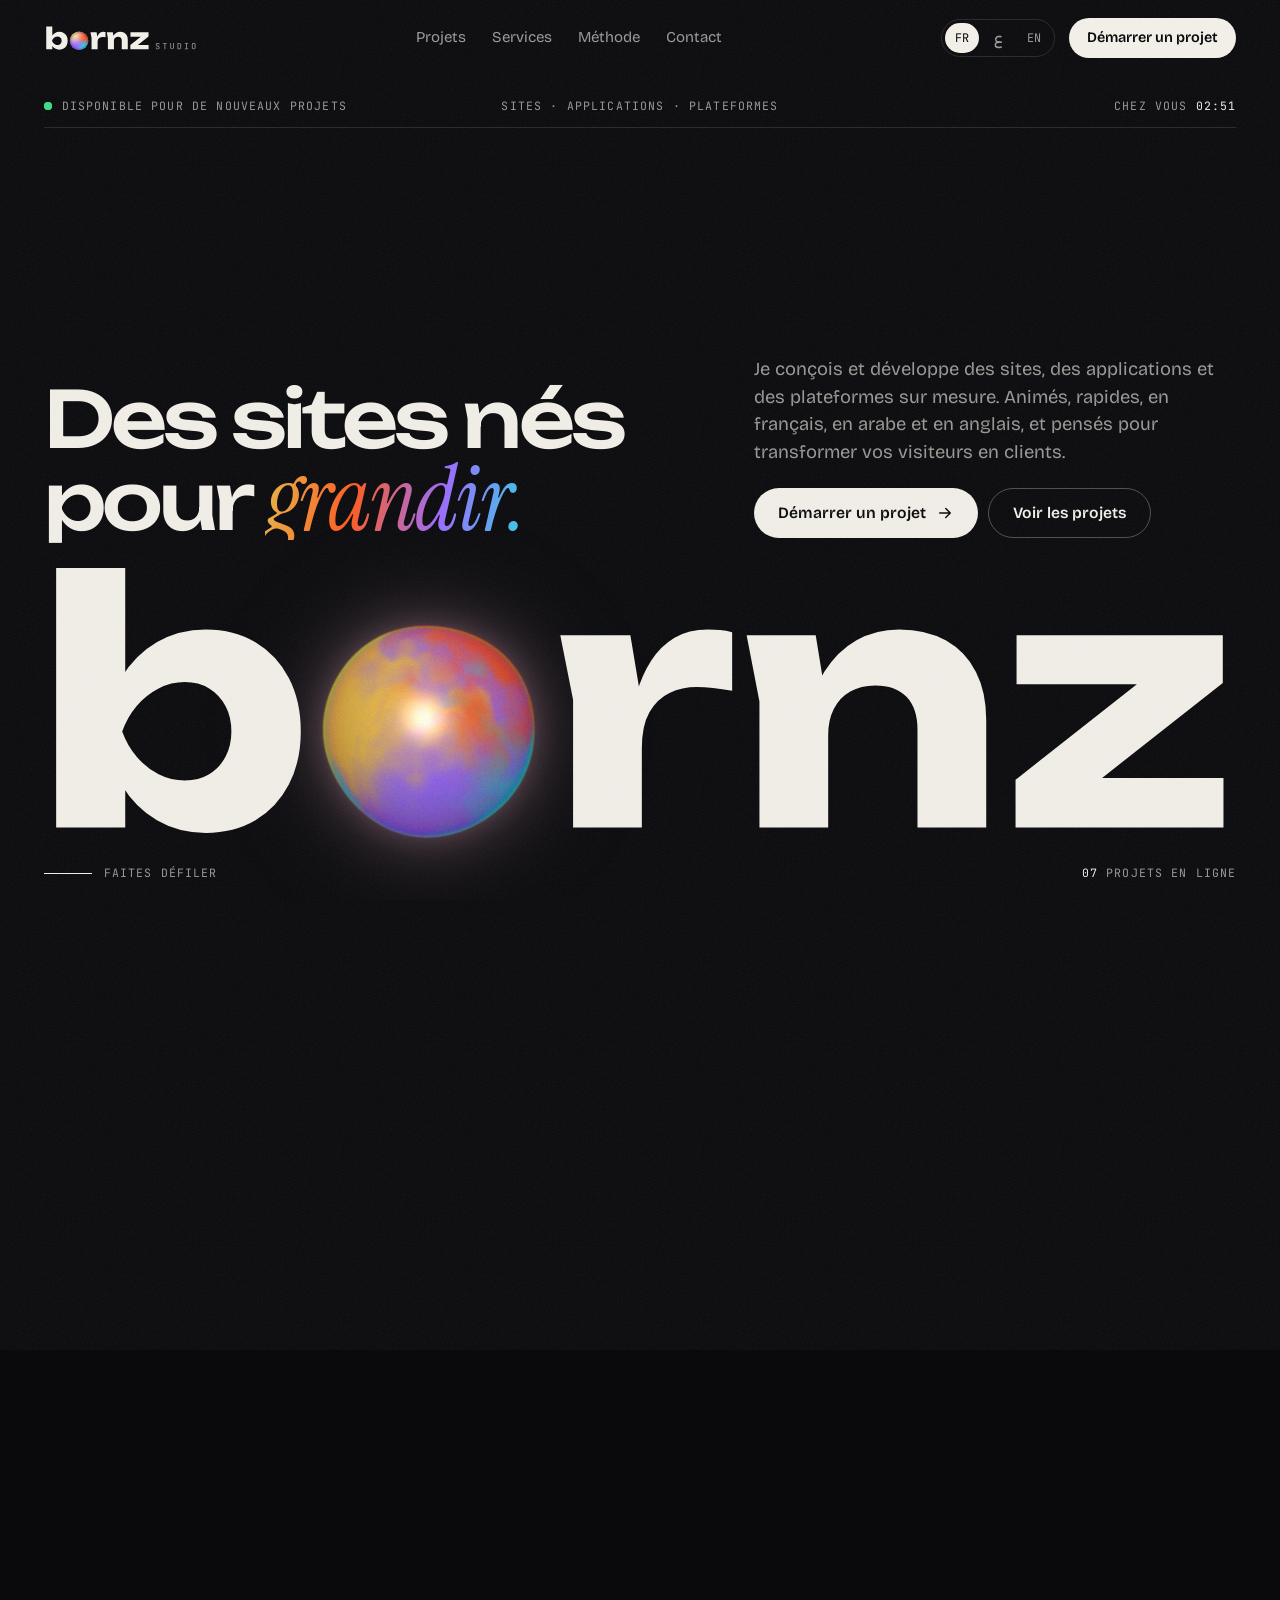
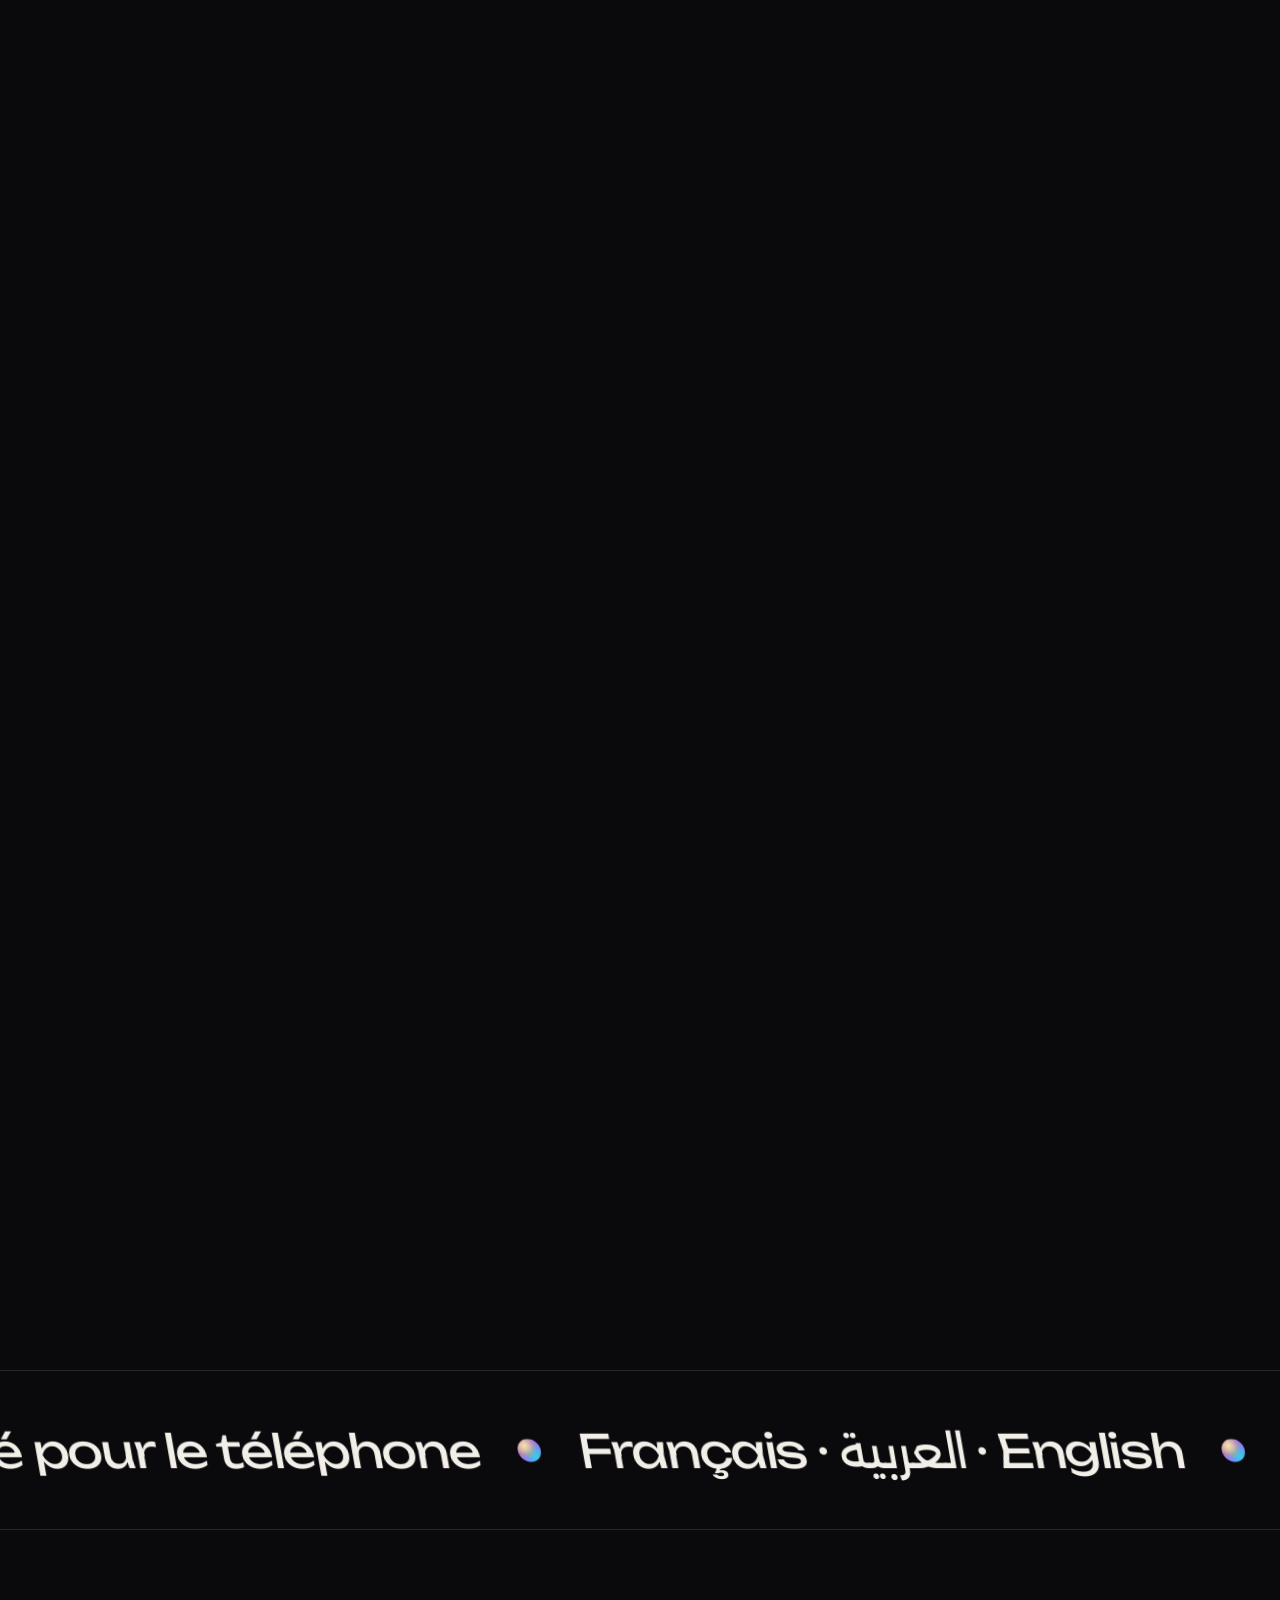
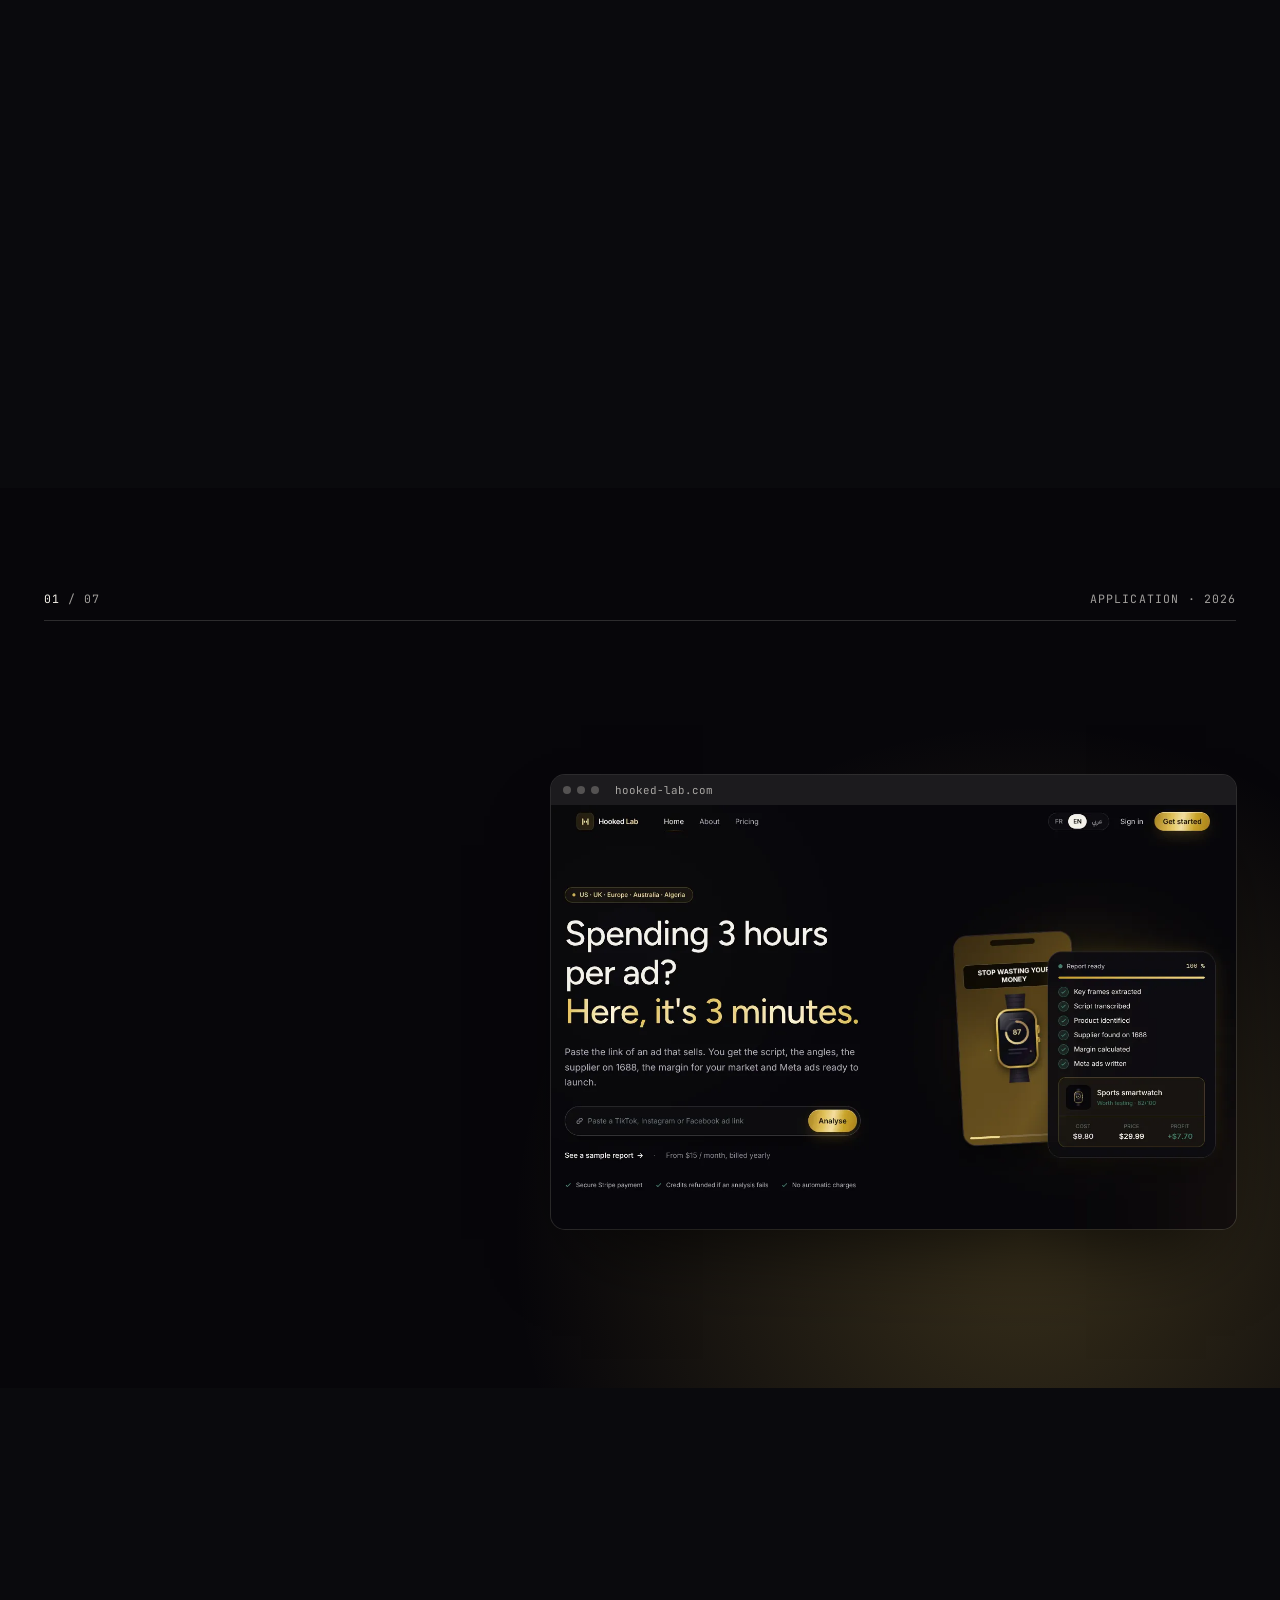
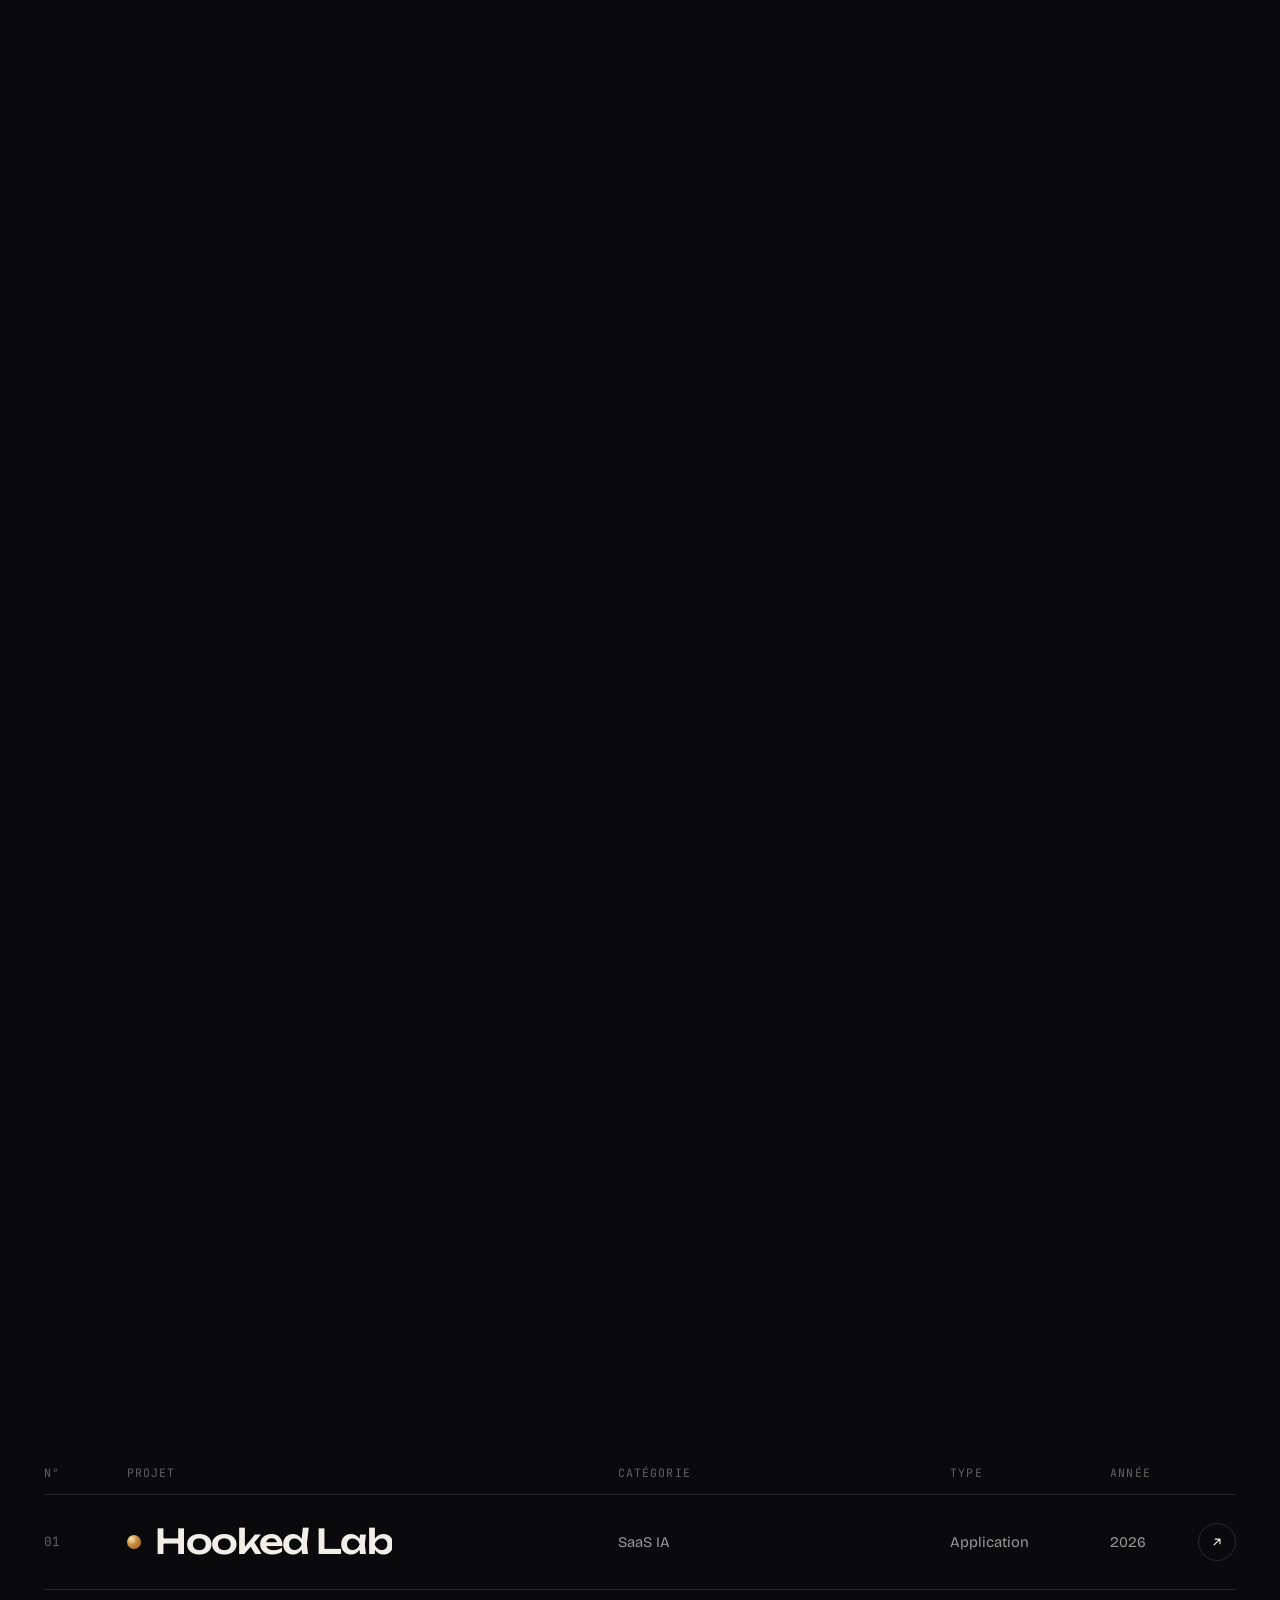
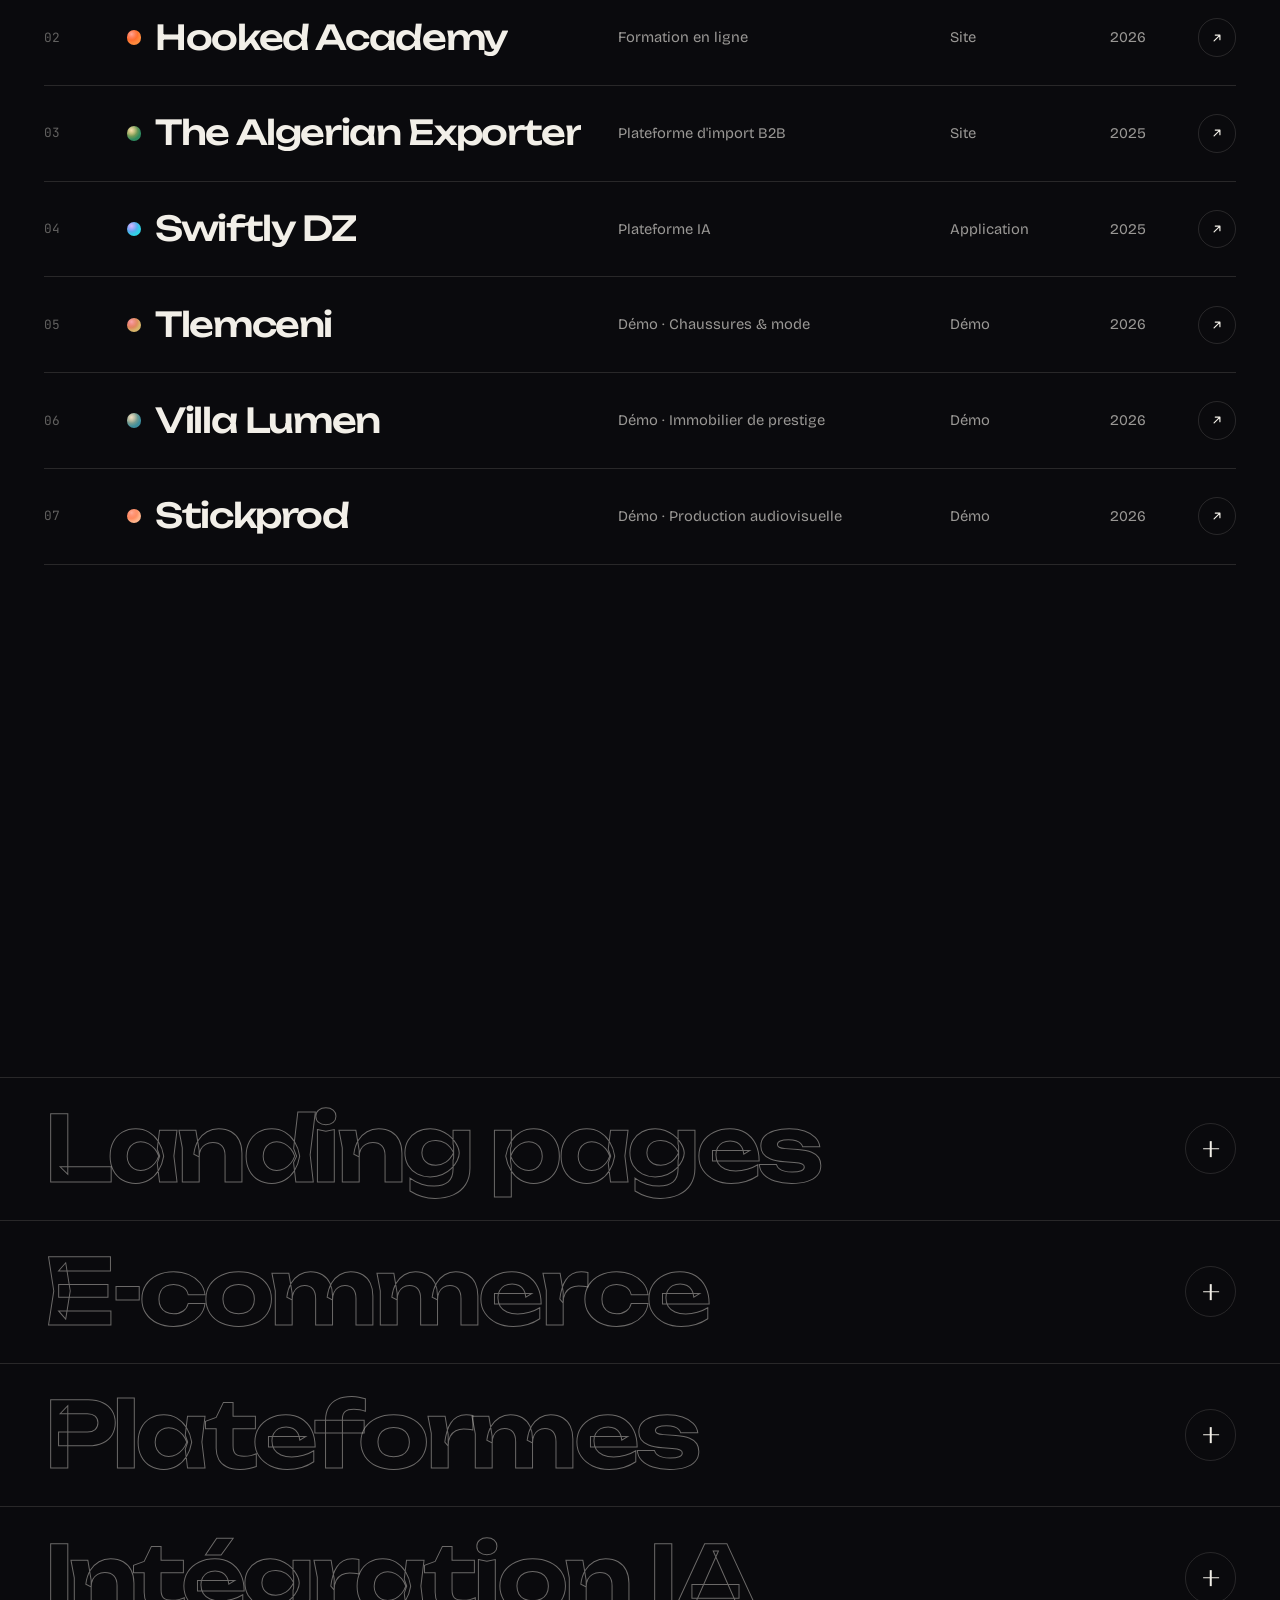
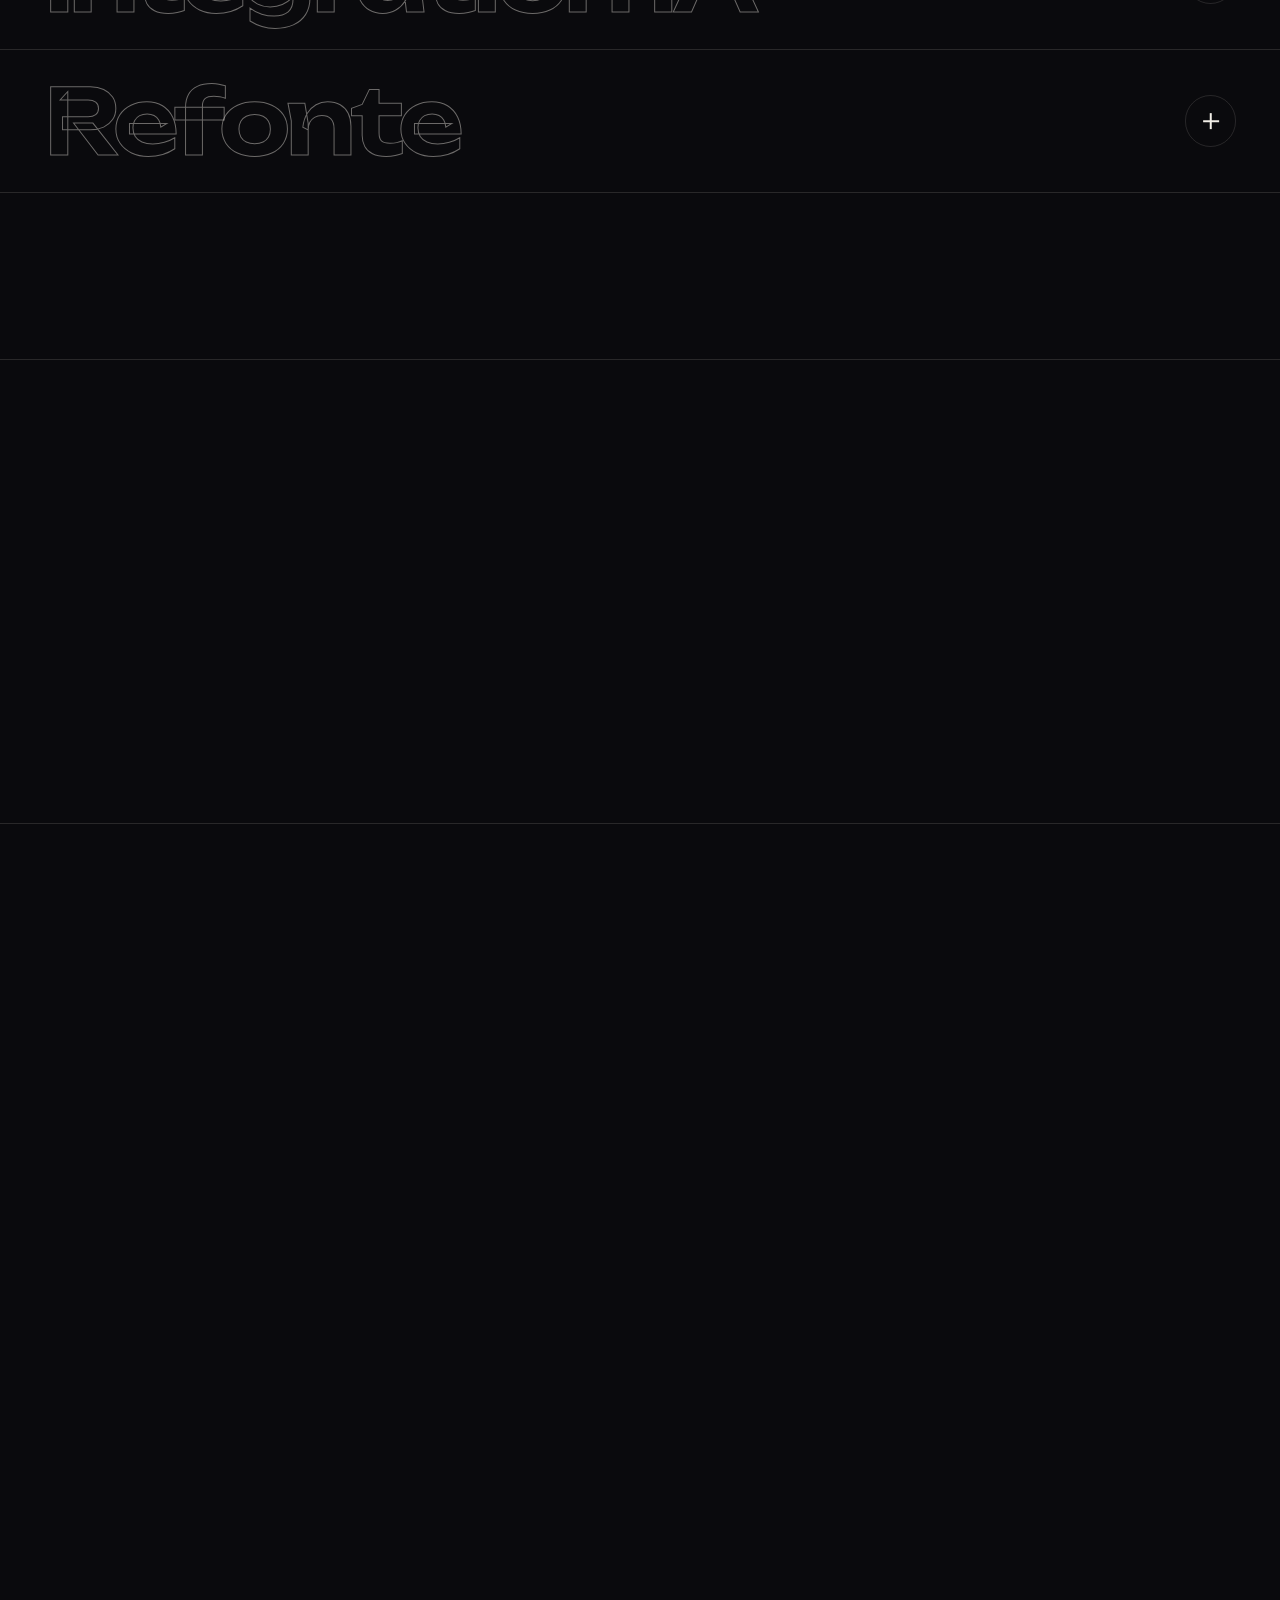
<file: public/index.html>
<!doctype html>
<html lang="fr" dir="ltr">
<head>
<meta charset="utf-8">
<meta name="viewport" content="width=device-width, initial-scale=1, viewport-fit=cover">
<title>Bornz Studio — Sites web et applications sur mesure</title>
<meta name="description" content="Studio de création web. Sites, applications et plateformes sur mesure, animés, rapides et pensés pour vendre, en français, en arabe et en anglais.">
<meta name="theme-color" content="#0a0a0d">
<meta property="og:type" content="website">
<meta property="og:url" content="https://bornzstudio.com/">
<link rel="canonical" href="https://bornzstudio.com/">
<meta property="og:title" content="Bornz Studio — Des sites nés pour vendre">
<meta property="og:site_name" content="Bornz Studio">
<meta property="og:description" content="Sites, applications et plateformes sur mesure, animés et pensés pour vendre. Projets en ligne et démos à découvrir.">
<meta property="og:locale" content="fr_FR">
<meta property="og:image" content="https://bornzstudio.com/assets/img/og.jpg?v=20261030">
<meta property="og:image:width" content="1200">
<meta property="og:image:height" content="630">
<meta property="og:image:alt" content="Bornz Studio : des sites nés pour vendre">
<meta name="twitter:card" content="summary_large_image">
<meta name="twitter:image" content="https://bornzstudio.com/assets/img/og.jpg?v=20261030">
<link rel="icon" href="assets/img/favicon.svg?v=20260930" type="image/svg+xml">
<link rel="apple-touch-icon" href="assets/img/apple-touch-icon.png?v=20260930">
<link rel="preconnect" href="https://jamhieikgggcrrrxafab.supabase.co" crossorigin>
<link rel="preconnect" href="https://fonts.googleapis.com">
<link rel="preconnect" href="https://fonts.gstatic.com" crossorigin>
<link rel="stylesheet" href="https://fonts.googleapis.com/css2?family=Alexandria:wght@300..800&family=Bricolage+Grotesque:opsz,wdth,wght@12..96,75..100,300..800&family=Instrument+Serif:ital@0;1&family=JetBrains+Mono:wght@400;500&family=Unbounded:wght@300..800&display=swap">
<link rel="stylesheet" href="assets/css/style.css?v=20261030">
<script>document.documentElement.classList.add("js");</script>
</head>
<body>

<!-- ======================================================== Chargement -->
<div class="loader" aria-hidden="true">
  <span class="loader-orb"></span>
  <p class="loader-count"><span class="loader-num">000</span></p>
  <p class="loader-tag"><span>Bornz Studio</span><span data-i18n="ld.tag">Des sites nés pour vendre</span></p>
</div>

<canvas class="orb-gl" aria-hidden="true"></canvas>
<div class="grain" aria-hidden="true"></div>
<div class="cursor" aria-hidden="true"><span class="cursor-dot"></span><span class="cursor-ring"><span class="cursor-label"></span></span></div>

<!-- ======================================================== Navigation -->
<header class="nav">
  <a class="logo" href="#top" aria-label="Bornz Studio, retour en haut"><svg class="bz bz-line" width="176" height="30" viewBox="-4 -164 1030.16 176" aria-hidden="true" focusable="false"><g class="bz-word"><path d="M11.2 -154H52.2V-81L46.8 -70.6V-41.8L52.2 -31.8V0H11.2ZM39 -57Q41.8 -75.6 50 -89.1Q58.2 -102.6 71.1 -110.1Q84 -117.6 100 -117.6Q116.8 -117.6 129.5 -110Q142.2 -102.4 149.3 -88.8Q156.4 -75.2 156.4 -57Q156.4 -39.2 149.3 -25.5Q142.2 -11.8 129.5 -4.3Q116.8 3.2 100 3.2Q83.8 3.2 71 -4.3Q58.2 -11.8 50 -25.4Q41.8 -39 39 -57ZM115.2 -57Q115.2 -65.6 111.7 -72.2Q108.2 -78.8 102 -82.6Q95.8 -86.4 87.6 -86.4Q79.4 -86.4 72 -82.6Q64.6 -78.8 59 -72.2Q53.4 -65.6 50.4 -57Q53.4 -48.6 59 -42Q64.6 -35.4 72 -31.7Q79.4 -28 87.6 -28Q95.8 -28 102 -31.7Q108.2 -35.4 111.7 -42Q115.2 -48.6 115.2 -57Z"/><path d="M310.4 -114.2H352L358.8 -73.4V0H318V-75.8ZM412.4 -116V-81.2Q406.4 -82.4 401.1 -82.9Q395.8 -83.4 391.4 -83.4Q382.6 -83.4 375.2 -79.9Q367.8 -76.4 363.3 -68.4Q358.8 -60.4 358.8 -47L351 -56.6Q352.6 -69 355.8 -79.9Q359 -90.8 364.5 -99.3Q370 -107.8 378.2 -112.7Q386.4 -117.6 398.2 -117.6Q401.6 -117.6 405.2 -117.2Q408.8 -116.8 412.4 -116Z"/><path d="M421 -114.2H462L469.4 -68.6V0H428.6V-74.8ZM511.4 -117.6Q527.8 -117.6 539.4 -111Q551 -104.4 557.1 -92.4Q563.2 -80.4 563.2 -64V0H522.4V-58Q522.4 -70.8 515.9 -77.6Q509.4 -84.4 497.2 -84.4Q488.8 -84.4 482.5 -80.8Q476.2 -77.2 472.8 -70.6Q469.4 -64 469.4 -55L456.8 -61.6Q459.2 -79.8 467 -92.3Q474.8 -104.8 486.2 -111.2Q497.6 -117.6 511.4 -117.6Z"/><path d="M580.6 0V-28.4L659.4 -90.4L688.2 -85H581.2V-114.2H703.6V-85.8L625 -24L600.6 -29.4H704V0Z"/></g><defs><clipPath id="bznk"><circle cx="233.4" cy="-57.2" r="63"/></clipPath><radialGradient id="bzna"><stop offset="0" style="stop-color:var(--accent, #e8b84a)"/><stop offset=".42" style="stop-color:var(--accent, #e8b84a)" stop-opacity=".78"/><stop offset="1" style="stop-color:var(--accent, #e8b84a)" stop-opacity="0"/></radialGradient><radialGradient id="bzno"><stop offset="0" stop-color="#ff5a1f"/><stop offset=".42" stop-color="#ff5a1f" stop-opacity=".78"/><stop offset="1" stop-color="#ff5a1f" stop-opacity="0"/></radialGradient><radialGradient id="bznb"><stop offset="0" style="stop-color:var(--accent2, #9b6bff)"/><stop offset=".42" style="stop-color:var(--accent2, #9b6bff)" stop-opacity=".78"/><stop offset="1" style="stop-color:var(--accent2, #9b6bff)" stop-opacity="0"/></radialGradient><radialGradient id="bznc"><stop offset="0" stop-color="#2fd3e6"/><stop offset=".42" stop-color="#2fd3e6" stop-opacity=".78"/><stop offset="1" stop-color="#2fd3e6" stop-opacity="0"/></radialGradient><radialGradient id="bznh" cx=".32" cy=".26" r=".5"><stop offset="0" stop-color="#fff" stop-opacity=".55"/><stop offset="1" stop-color="#fff" stop-opacity="0"/></radialGradient><radialGradient id="bzns"><stop offset=".7" stop-opacity="0"/><stop offset="1" stop-opacity=".28"/></radialGradient></defs><g class="bz-orb"><g clip-path="url(#bznk)"><circle cx="233.4" cy="-57.2" r="63" style="fill:var(--accent2, #9b6bff)"/><g class="bz-swirl" style="transform-origin:233.4px -57.2px"><circle cx="198.75" cy="-95" r="78.75" fill="url(#bzna)"/><circle cx="274.35" cy="-79.25" r="66.15" fill="url(#bzno)"/><circle cx="205.05" cy="-13.1" r="72.45" fill="url(#bznb)"/><circle cx="277.5" cy="-9.95" r="59.85" fill="url(#bznc)"/></g><circle cx="233.4" cy="-57.2" r="63" fill="url(#bznh)"/><circle cx="233.4" cy="-57.2" r="63" fill="url(#bzns)"/></g></g><path class="bz-studio" transform="translate(748.0 0)" d="M17.57 0.58Q13.28 0.58 10.21 -0.84Q7.13 -2.26 5.45 -4.9Q3.77 -7.54 3.77 -11.19H9.98Q9.98 -8.29 12.01 -6.64Q14.04 -4.99 17.63 -4.99Q21 -4.99 22.91 -6.61Q24.82 -8.24 24.82 -11.08Q24.82 -13.46 23.52 -15.2Q22.21 -16.94 19.78 -17.57L14.44 -19.14Q9.8 -20.47 7.28 -23.69Q4.76 -26.91 4.76 -31.38Q4.76 -34.86 6.32 -37.47Q7.89 -40.08 10.79 -41.53Q13.69 -42.98 17.63 -42.98Q23.43 -42.98 26.94 -39.85Q30.45 -36.71 30.51 -31.44H24.24Q24.24 -34.22 22.48 -35.81Q20.71 -37.41 17.52 -37.41Q14.44 -37.41 12.7 -35.93Q10.96 -34.45 10.96 -31.78Q10.96 -29.41 12.27 -27.67Q13.57 -25.93 16.01 -25.23L21.4 -23.61Q26.04 -22.33 28.54 -19.08Q31.03 -15.83 31.03 -11.31Q31.03 -7.77 29.35 -5.08Q27.67 -2.38 24.65 -0.9Q21.63 0.58 17.57 0.58ZM63.07 0V-36.6H51.76V-42.4H80.64V-36.6H69.33V0ZM115 0.58Q108.91 0.58 105.6 -2.76Q102.3 -6.09 102.3 -11.83V-42.34H108.56V-11.83Q108.56 -8.64 110.16 -6.79Q111.75 -4.93 115 -4.93Q118.19 -4.93 119.81 -6.79Q121.44 -8.64 121.44 -11.83V-42.34H127.7V-11.83Q127.7 -6.09 124.4 -2.76Q121.09 0.58 115 0.58ZM151.21 0V-42.34H163.05Q167.22 -42.34 170.3 -40.75Q173.37 -39.15 175.08 -36.25Q176.79 -33.35 176.79 -29.41V-12.99Q176.79 -9.11 175.08 -6.15Q173.37 -3.19 170.3 -1.59Q167.22 0 163.05 0ZM157.48 -5.68H163.05Q166.53 -5.68 168.53 -7.63Q170.53 -9.57 170.53 -12.99V-29.41Q170.53 -32.77 168.53 -34.71Q166.53 -36.66 163.05 -36.66H157.48ZM200.88 0V-5.57H209.41V-36.77H200.88V-42.34H224.32V-36.77H215.79V-5.57H224.32V0ZM261.4 0.58Q257.46 0.58 254.59 -0.9Q251.71 -2.38 250.18 -5.19Q248.64 -8 248.64 -11.77V-30.57Q248.64 -34.39 250.18 -37.18Q251.71 -39.96 254.59 -41.44Q257.46 -42.92 261.4 -42.92Q265.34 -42.92 268.22 -41.44Q271.09 -39.96 272.62 -37.18Q274.16 -34.39 274.16 -30.62V-11.77Q274.16 -8 272.62 -5.19Q271.09 -2.38 268.22 -0.9Q265.34 0.58 261.4 0.58ZM261.4 -4.99Q264.59 -4.99 266.24 -6.76Q267.9 -8.53 267.9 -11.77V-30.57Q267.9 -33.87 266.24 -35.61Q264.59 -37.35 261.4 -37.35Q258.27 -37.35 256.59 -35.61Q254.9 -33.87 254.9 -30.57V-11.77Q254.9 -8.53 256.59 -6.76Q258.27 -4.99 261.4 -4.99Z"/></svg></a>
  <nav class="nav-links" aria-label="Navigation principale">
    <a href="#projets" data-i18n="nav.work">Projets</a>
    <a href="#services" data-i18n="nav.services">Services</a>
    <a href="#methode" data-i18n="nav.process">Méthode</a>
    <a href="#contact" data-i18n="nav.contact">Contact</a>
  </nav>
  <div class="nav-right">
    <div class="lang" role="group" aria-label="Langue">
      <button type="button" data-lang="fr" aria-pressed="true">FR</button>
      <button type="button" data-lang="ar" aria-pressed="false" lang="ar">ع</button>
      <button type="button" data-lang="en" aria-pressed="false">EN</button>
    </div>
    <a class="pill magnetic" href="#contact"><span data-i18n="nav.cta">Démarrer un projet</span></a>
    <button type="button" class="menu-btn" aria-expanded="false" aria-controls="menu"><span class="menu-btn-l" data-i18n="nav.menu">Menu</span><span class="menu-btn-i" aria-hidden="true"><i></i><i></i></span></button>
  </div>
</header>

<div class="menu" id="menu" hidden>
  <nav class="menu-links" aria-label="Menu">
    <a href="#projets"><span data-i18n="nav.work">Projets</span></a>
    <a href="#services"><span data-i18n="nav.services">Services</span></a>
    <a href="#methode"><span data-i18n="nav.process">Méthode</span></a>
    <a href="#contact"><span data-i18n="nav.contact">Contact</span></a>
  </nav>
  <div class="menu-foot">
    <a class="contact-wa" href="#" target="_blank" rel="noopener"></a>
    <a class="contact-mail" href="#"></a>
  </div>
</div>

<div class="page">
<main id="main">

<!-- ======================================================== Intro : hero puis manifeste, dans l'orbe -->
<section class="intro" id="top" aria-labelledby="hero-title">
  <div class="intro-pin">
    <div class="hero">
      <div class="hero-meta">
        <p class="hero-status"><span class="live" aria-hidden="true"></span><span data-i18n="hero.status">Disponible pour de nouveaux projets</span></p>
        <p class="hero-what" data-i18n="hero.what">Sites · Applications · Plateformes</p>
        <p class="hero-clock"><span data-i18n="hero.city">Chez vous</span> <time class="clock">--:--</time></p>
      </div>
      <div class="hero-copy">
        <h1 class="hero-title" id="hero-title">
          <span class="ht-line"><span class="ht-in" data-i18n="hero.l1">Des sites nés</span></span>
          <span class="ht-line"><span class="ht-in"><span data-i18n="hero.l2">pour</span> <span class="rotator"><em class="rot-word">vendre.</em></span></span></span>
        </h1>
        <div class="hero-side">
          <p class="hero-sub" data-i18n="hero.sub">Je conçois et développe des sites, des applications et des plateformes sur mesure. Animés, rapides, en français, en arabe et en anglais, et pensés pour transformer vos visiteurs en clients.</p>
          <div class="hero-ctas">
            <a class="btn btn-light magnetic" href="#contact"><span data-i18n="hero.cta1">Démarrer un projet</span><svg viewBox="0 0 24 24" aria-hidden="true"><path d="M5 12h14M13 6l6 6-6 6"/></svg></a>
            <a class="btn btn-line" href="#projets"><span data-i18n="hero.cta2">Voir les projets</span></a>
          </div>
        </div>
      </div>
      <div class="mark mark-hero" dir="ltr" aria-hidden="true">
        <svg class="mark-svg" viewBox="4 -160 708 170" focusable="false"><path class="mk mk-b" d="M11.2 -154H52.2V-81L46.8 -70.6V-41.8L52.2 -31.8V0H11.2ZM39 -57Q41.8 -75.6 50 -89.1Q58.2 -102.6 71.1 -110.1Q84 -117.6 100 -117.6Q116.8 -117.6 129.5 -110Q142.2 -102.4 149.3 -88.8Q156.4 -75.2 156.4 -57Q156.4 -39.2 149.3 -25.5Q142.2 -11.8 129.5 -4.3Q116.8 3.2 100 3.2Q83.8 3.2 71 -4.3Q58.2 -11.8 50 -25.4Q41.8 -39 39 -57ZM115.2 -57Q115.2 -65.6 111.7 -72.2Q108.2 -78.8 102 -82.6Q95.8 -86.4 87.6 -86.4Q79.4 -86.4 72 -82.6Q64.6 -78.8 59 -72.2Q53.4 -65.6 50.4 -57Q53.4 -48.6 59 -42Q64.6 -35.4 72 -31.7Q79.4 -28 87.6 -28Q95.8 -28 102 -31.7Q108.2 -35.4 111.7 -42Q115.2 -48.6 115.2 -57Z"/><path class="mk mk-r" d="M310.4 -114.2H352L358.8 -73.4V0H318V-75.8ZM412.4 -116V-81.2Q406.4 -82.4 401.1 -82.9Q395.8 -83.4 391.4 -83.4Q382.6 -83.4 375.2 -79.9Q367.8 -76.4 363.3 -68.4Q358.8 -60.4 358.8 -47L351 -56.6Q352.6 -69 355.8 -79.9Q359 -90.8 364.5 -99.3Q370 -107.8 378.2 -112.7Q386.4 -117.6 398.2 -117.6Q401.6 -117.6 405.2 -117.2Q408.8 -116.8 412.4 -116Z"/><path class="mk mk-n" d="M421 -114.2H462L469.4 -68.6V0H428.6V-74.8ZM511.4 -117.6Q527.8 -117.6 539.4 -111Q551 -104.4 557.1 -92.4Q563.2 -80.4 563.2 -64V0H522.4V-58Q522.4 -70.8 515.9 -77.6Q509.4 -84.4 497.2 -84.4Q488.8 -84.4 482.5 -80.8Q476.2 -77.2 472.8 -70.6Q469.4 -64 469.4 -55L456.8 -61.6Q459.2 -79.8 467 -92.3Q474.8 -104.8 486.2 -111.2Q497.6 -117.6 511.4 -117.6Z"/><path class="mk mk-z" d="M580.6 0V-28.4L659.4 -90.4L688.2 -85H581.2V-114.2H703.6V-85.8L625 -24L600.6 -29.4H704V0Z"/></svg>
        <span class="mark-orb"></span>
      </div>
      <div class="hero-foot">
        <p class="scroll-cue"><span class="scroll-line" aria-hidden="true"></span><span data-i18n="hero.scroll">Faites défiler</span></p>
        <p class="hero-count"><span class="count-live">07</span> <span data-i18n="hero.count">projets en ligne</span></p>
      </div>
    </div>

    <div class="manifesto" id="manifeste">
      <p class="eyebrow" data-i18n="man.eyebrow">Manifeste</p>
      <p class="man-text" data-i18n="man.text">Un site n'est pas une vitrine. C'est votre meilleur vendeur&nbsp;: il répond à trois heures du matin, parle trois langues, encaisse par carte comme à la livraison et ne prend jamais de congé.</p>
    </div>
  </div>
</section>

<!-- ======================================================== Bandeau -->
<section class="band" aria-label="Inclus dans chaque projet">
  <div class="band-row" data-speed="1">
    <div class="band-track">
      <p class="band-group" data-i18n="band.1"><span>Pensé pour le téléphone</span><i></i><span>Français · العربية · English</span><i></i><span>Paiement à la livraison ou par carte</span><i></i><span>Pixels Meta et TikTok</span><i></i><span>Tableau de bord</span><i></i><span>Animations sur mesure</span><i></i></p>
    </div>
  </div>
</section>

<!-- ======================================================== Projets -->
<section class="works" id="projets" aria-labelledby="works-title">
  <header class="sec-head works-head">
    <p class="eyebrow"><span data-i18n="work.eyebrow">Projets en ligne</span> <span class="eyebrow-n">(<span class="count-live">07</span>)</span></p>
    <h2 class="sec-title" id="works-title" data-split data-i18n="work.title">Chaque projet,<br>son propre monde.</h2>
    <p class="sec-lead" data-i18n="work.lead">Sites, applications et démos, tous en ligne. Faites défiler&nbsp;: chaque projet naît de l'orbe, avec ses couleurs.</p>
  </header>

  <div class="stage" id="stage"></div>

  <noscript>
    <ul class="noscript-list">
      <li><a href="https://hooked-lab.com/">Hooked Lab</a></li>
      <li><a href="https://hooked-academy.tech/">Hooked Academy</a></li>
      <li><a href="https://thealgerianexporter.com/">The Algerian Exporter</a></li>
      <li><a href="https://swiftlydz.com/">Swiftly DZ</a></li>
      <li><a href="https://demos.bornzstudio.com/tlemceni/">Tlemceni</a></li>
      <li><a href="https://demos.bornzstudio.com/villa-lumen-dubai/">Villa Lumen</a></li>
      <li><a href="https://demos.bornzstudio.com/stickprod/">Stickprod</a></li>
    </ul>
  </noscript>

  <div class="index" id="index">
    <div class="index-head">
      <h3 class="index-title" data-i18n="idx.title">Index</h3>
      <div class="filters" role="group" aria-label="Filtrer les projets">
        <button type="button" data-kind="all" aria-pressed="true"><span data-i18n="idx.all">Tout</span> <sup class="f-n"></sup></button>
        <button type="button" data-kind="site" aria-pressed="false"><span data-i18n="idx.site">Sites</span> <sup class="f-n"></sup></button>
        <button type="button" data-kind="app" aria-pressed="false"><span data-i18n="idx.app">Applications</span> <sup class="f-n"></sup></button>
        <button type="button" data-kind="demo" aria-pressed="false"><span data-i18n="idx.demo">Démos</span> <sup class="f-n"></sup></button>
      </div>
    </div>
    <div class="index-cols" aria-hidden="true">
      <span>N°</span><span data-i18n="idx.c.name">Projet</span><span data-i18n="idx.c.cat">Catégorie</span><span data-i18n="idx.c.kind">Type</span><span data-i18n="idx.c.year">Année</span>
    </div>
    <ol class="rows" id="rows"></ol>
    <div class="peek" aria-hidden="true"><div class="peek-in"></div></div>
  </div>
</section>

<!-- ======================================================== Services -->
<section class="services" id="services" aria-labelledby="svc-title">
  <header class="sec-head">
    <p class="eyebrow" data-i18n="svc.eyebrow">Services</p>
    <h2 class="sec-title" id="svc-title" data-split data-i18n="svc.title">Ce que je construis<br>pour vous.</h2>
    <p class="sec-lead" data-i18n="svc.lead">Cinq façons de mettre votre activité en ligne. Ouvrez-en une pour voir ce qu'elle comprend.</p>
  </header>
  <ul class="svc-list">
    <li class="svc">
      <h3><button type="button" class="svc-head" aria-expanded="false" aria-controls="svc-p1" id="svc-h1"><span class="svc-name" data-i18n="svc.1.t">Landing pages</span><span class="svc-plus" aria-hidden="true"></span></button></h3>
      <div class="svc-panel" id="svc-p1" role="region" aria-labelledby="svc-h1"><div class="svc-body">
        <p data-i18n="svc.1.d">Une page, une offre, un seul objectif&nbsp;: la commande. Idéale pour lancer un produit avec vos pubs Facebook et TikTok.</p>
        <ul class="chips" data-i18n="svc.1.l"><li>Formulaire de commande COD</li><li>Pixels Meta et TikTok</li><li>Version arabe</li><li>Chargement rapide sur mobile</li></ul>
      </div></div>
    </li>
    <li class="svc">
      <h3><button type="button" class="svc-head" aria-expanded="false" aria-controls="svc-p2" id="svc-h2"><span class="svc-name" data-i18n="svc.2.t">E-commerce</span><span class="svc-plus" aria-hidden="true"></span></button></h3>
      <div class="svc-panel" id="svc-p2" role="region" aria-labelledby="svc-h2"><div class="svc-body">
        <p data-i18n="svc.2.d">Un catalogue complet, un parcours d'achat sans friction et le suivi de chaque commande, de la confirmation à la livraison.</p>
        <ul class="chips" data-i18n="svc.2.l"><li>Paiement à la livraison</li><li>Paiement par carte</li><li>Gestion des produits</li><li>Export des commandes</li></ul>
      </div></div>
    </li>
    <li class="svc">
      <h3><button type="button" class="svc-head" aria-expanded="false" aria-controls="svc-p3" id="svc-h3"><span class="svc-name" data-i18n="svc.3.t">Plateformes</span><span class="svc-plus" aria-hidden="true"></span></button></h3>
      <div class="svc-panel" id="svc-p3" role="region" aria-labelledby="svc-h3"><div class="svc-body">
        <p data-i18n="svc.3.d">Comptes clients, abonnements, contenus protégés, formations en ligne. Votre activité tourne toute seule.</p>
        <ul class="chips" data-i18n="svc.3.l"><li>Abonnements Stripe</li><li>Codes d'accès VIP</li><li>Espace membre</li><li>Tableau de bord admin</li></ul>
      </div></div>
    </li>
    <li class="svc">
      <h3><button type="button" class="svc-head" aria-expanded="false" aria-controls="svc-p4" id="svc-h4"><span class="svc-name" data-i18n="svc.4.t">Intégration IA</span><span class="svc-plus" aria-hidden="true"></span></button></h3>
      <div class="svc-panel" id="svc-p4" role="region" aria-labelledby="svc-h4"><div class="svc-body">
        <p data-i18n="svc.4.d">Des modèles d'IA branchés sur votre métier&nbsp;: analyse automatique, génération de contenus, assistants qui répondent à vos clients.</p>
        <ul class="chips" data-i18n="svc.4.l"><li>Claude, GPT, Gemini</li><li>Analyse de vidéos et documents</li><li>Rédaction multilingue</li><li>Système de crédits</li></ul>
      </div></div>
    </li>
    <li class="svc">
      <h3><button type="button" class="svc-head" aria-expanded="false" aria-controls="svc-p5" id="svc-h5"><span class="svc-name" data-i18n="svc.5.t">Refonte</span><span class="svc-plus" aria-hidden="true"></span></button></h3>
      <div class="svc-panel" id="svc-p5" role="region" aria-labelledby="svc-h5"><div class="svc-body">
        <p data-i18n="svc.5.d">Votre site actuel ne convertit pas&nbsp;? On le rend plus rapide, plus clair, mieux référencé et plus beau.</p>
        <ul class="chips" data-i18n="svc.5.l"><li>Audit de conversion</li><li>Nouveau design</li><li>SEO et aperçus de partage</li><li>Animations sur mesure</li></ul>
      </div></div>
    </li>
  </ul>
</section>

<!-- ======================================================== Methode -->
<section class="process" id="methode" aria-labelledby="proc-title">
  <div class="proc-pin">
    <header class="sec-head proc-head">
      <p class="eyebrow" data-i18n="proc.eyebrow">Méthode</p>
      <h2 class="sec-title" id="proc-title" data-split data-i18n="proc.title">De l'idée au site en ligne,<br>en cinq étapes.</h2>
    </header>
    <div class="proc-track">
      <ol class="steps">
        <li class="step"><span class="step-n">01</span><h3 data-i18n="proc.1.t">Appel découverte</h3><p data-i18n="proc.1.d">On définit votre objectif, votre client idéal et votre offre. Vous repartez avec un plan clair, même si on ne travaille pas ensemble.</p></li>
        <li class="step"><span class="step-n">02</span><h3 data-i18n="proc.2.t">Maquette</h3><p data-i18n="proc.2.d">Vous voyez votre site avant qu'il existe. On ajuste les textes, les couleurs et le parcours jusqu'à ce que ce soit évident.</p></li>
        <li class="step"><span class="step-n">03</span><h3 data-i18n="proc.3.t">Développement</h3><p data-i18n="proc.3.d">Animations, paiement, langues, espace admin. Vous suivez l'avancement sur un lien de prévisualisation.</p></li>
        <li class="step"><span class="step-n">04</span><h3 data-i18n="proc.4.t">Mise en ligne</h3><p data-i18n="proc.4.d">Nom de domaine, hébergement, pixels publicitaires, référencement. Le site est prêt à recevoir votre trafic.</p></li>
        <li class="step"><span class="step-n">05</span><h3 data-i18n="proc.5.t">Suivi</h3><p data-i18n="proc.5.d">On regarde les chiffres, on corrige ce qui freine et on ajoute les fonctionnalités dont votre activité a besoin.</p></li>
      </ol>
      <div class="proc-line" aria-hidden="true"><span class="proc-fill"></span></div>
    </div>
  </div>
</section>

<!-- ======================================================== Contact -->
<section class="contact" id="contact" aria-labelledby="cfg-title">
  <header class="sec-head">
    <p class="eyebrow" data-i18n="cfg.eyebrow">Contact</p>
    <h2 class="sec-title" id="cfg-title" data-split data-i18n="cfg.title">Votre projet<br>en 30 secondes.</h2>
    <p class="sec-lead" data-i18n="cfg.lead">Cochez ce dont vous avez besoin et laissez un moyen de vous joindre. Votre message se rédige tout seul, il ne reste qu'à l'envoyer.</p>
  </header>

  <form class="cfg" id="cfg-form" novalidate>
    <div class="cfg-fields">
      <fieldset class="cfg-group">
        <legend><span class="q-n">A</span><span data-i18n="cfg.q1">Quel type de projet&nbsp;?</span></legend>
        <div class="chips-in">
          <label class="chip"><input type="radio" name="type" id="t-landing" value="landing" checked><span data-i18n="cfg.t.landing">Landing page</span></label>
          <label class="chip"><input type="radio" name="type" id="t-shop" value="shop"><span data-i18n="cfg.t.shop">Boutique e-commerce</span></label>
          <label class="chip"><input type="radio" name="type" id="t-saas" value="saas"><span data-i18n="cfg.t.saas">Plateforme / SaaS</span></label>
          <label class="chip"><input type="radio" name="type" id="t-app" value="app"><span data-i18n="cfg.t.app">Application web</span></label>
          <label class="chip"><input type="radio" name="type" id="t-vitrine" value="vitrine"><span data-i18n="cfg.t.vitrine">Site vitrine</span></label>
          <label class="chip"><input type="radio" name="type" id="t-ai" value="ai"><span data-i18n="cfg.t.ai">Outil IA</span></label>
        </div>
      </fieldset>

      <fieldset class="cfg-group">
        <legend><span class="q-n">B</span><span data-i18n="cfg.q2">Avec quoi&nbsp;?</span></legend>
        <div class="chips-in">
          <label class="chip"><input type="checkbox" name="opt" id="o-cod" value="cod" checked><span data-i18n="cfg.o.cod">Paiement à la livraison</span></label>
          <label class="chip"><input type="checkbox" name="opt" id="o-card" value="card"><span data-i18n="cfg.o.card">Paiement par carte</span></label>
          <label class="chip"><input type="checkbox" name="opt" id="o-lang" value="lang"><span data-i18n="cfg.o.lang">Trilingue FR · AR · EN</span></label>
          <label class="chip"><input type="checkbox" name="opt" id="o-member" value="member"><span data-i18n="cfg.o.member">Espace membre</span></label>
          <label class="chip"><input type="checkbox" name="opt" id="o-admin" value="admin"><span data-i18n="cfg.o.admin">Tableau de bord admin</span></label>
          <label class="chip"><input type="checkbox" name="opt" id="o-ai" value="ai"><span data-i18n="cfg.o.ai">IA intégrée</span></label>
          <label class="chip"><input type="checkbox" name="opt" id="o-pixel" value="pixel" checked><span data-i18n="cfg.o.pixel">Pixels Meta et TikTok</span></label>
          <label class="chip"><input type="checkbox" name="opt" id="o-motion" value="motion"><span data-i18n="cfg.o.motion">Animations premium</span></label>
        </div>
      </fieldset>

      <fieldset class="cfg-group">
        <legend><span class="q-n">C</span><span data-i18n="cfg.q3">Pour quand&nbsp;?</span></legend>
        <div class="chips-in">
          <label class="chip"><input type="radio" name="when" id="w-asap" value="asap"><span data-i18n="cfg.w.asap">Dès que possible</span></label>
          <label class="chip"><input type="radio" name="when" id="w-month" value="month" checked><span data-i18n="cfg.w.month">Dans le mois</span></label>
          <label class="chip"><input type="radio" name="when" id="w-info" value="info"><span data-i18n="cfg.w.info">Je me renseigne</span></label>
        </div>
      </fieldset>

      <div class="cfg-inputs">
        <label class="field"><span data-i18n="cfg.name">Votre prénom</span><input type="text" id="f-name" name="name" autocomplete="given-name" maxlength="80" data-i18n-ph="cfg.name.ph" placeholder="Amine"></label>
        <label class="field"><span data-i18n="cfg.contact">Votre WhatsApp ou e-mail</span><input type="text" id="f-contact" name="contact" autocomplete="tel" maxlength="120" required aria-describedby="f-contact-err" data-i18n-ph="cfg.contact.ph" placeholder="Numéro WhatsApp ou vous@mail.com"><em class="field-err" id="f-contact-err" data-i18n="cfg.contact.err" hidden>Indiquez un numéro ou un e-mail valide pour que je puisse vous répondre.</em></label>
        <label class="field"><span data-i18n="cfg.biz">Votre activité</span><input type="text" id="f-biz" name="biz" maxlength="120" data-i18n-ph="cfg.biz.ph" placeholder="Boutique de montres"></label>
        <label class="field field-wide"><span data-i18n="cfg.details">Un détail à ajouter&nbsp;?</span><textarea id="f-details" name="details" rows="3" maxlength="2000" data-i18n-ph="cfg.details.ph" placeholder="Votre page Instagram, votre site actuel, une idée précise…"></textarea></label>
        <div class="hp" aria-hidden="true"><label for="f-website">Site web</label><input type="text" id="f-website" name="website" tabindex="-1" autocomplete="off"></div>
      </div>
    </div>

    <aside class="cfg-card">
      <div class="cfg-done" id="cfg-done" hidden>
        <span class="done-orb" aria-hidden="true"></span>
        <p class="cfg-done-t" data-i18n="cfg.done.t">Message envoyé.</p>
        <p class="cfg-done-d" data-i18n="cfg.done.d">Merci&nbsp;! Je reviens vers vous très vite, sur le contact que vous avez indiqué.</p>
        <button class="btn btn-line" type="button" id="cfg-again"><span data-i18n="cfg.again">Envoyer une autre demande</span></button>
      </div>
      <div class="cfg-compose" id="cfg-compose">
        <div class="cfg-card-head">
          <p class="cfg-card-t" data-i18n="cfg.preview">Votre message</p>
          <p class="meter"><span class="meter-l" data-i18n="cfg.meter">Ampleur du projet</span><span class="meter-bar" aria-hidden="true"><i></i></span><span class="meter-v">0%</span></p>
        </div>
        <pre class="cfg-msg" id="cfg-msg"></pre>
        <div class="cfg-actions">
          <button class="btn btn-orb magnetic" type="submit" id="cfg-submit"><span data-i18n="cfg.submit">Envoyer ma demande</span><svg viewBox="0 0 24 24" aria-hidden="true"><path d="M5 12h14M13 6l6 6-6 6"/></svg></button>
          <a class="btn btn-line" id="cfg-wa" href="#" target="_blank" rel="noopener"><span data-i18n="cfg.send">Sur WhatsApp</span></a>
          <button class="btn btn-line" type="button" id="cfg-copy"><span data-i18n="cfg.copy">Copier le message</span></button>
        </div>
        <p class="cfg-status" id="cfg-status" role="status" aria-live="polite"></p>
        <p class="cfg-alt"><span data-i18n="cfg.alt">Ou écrivez directement&nbsp;:</span> <a class="contact-wa" href="#" target="_blank" rel="noopener"></a><span class="cfg-sep"> · </span><a class="contact-mail" href="#"></a></p>
      </div>
    </aside>
  </form>
</section>

<!-- ======================================================== Questions -->
<section class="faq" aria-labelledby="faq-title">
  <header class="sec-head">
    <p class="eyebrow" data-i18n="faq.eyebrow">Questions</p>
    <h2 class="sec-title" id="faq-title" data-split data-i18n="faq.title">Avant de se lancer.</h2>
  </header>
  <div class="faq-list">
    <details class="qa"><summary><span data-i18n="faq.1.q">Combien coûte un site&nbsp;?</span><i aria-hidden="true"></i></summary><div class="qa-a"><p data-i18n="faq.1.a">Chaque projet est chiffré selon ses fonctionnalités. Décrivez votre besoin avec le formulaire ci-dessus et vous recevez une proposition claire, sans engagement.</p></div></details>
    <details class="qa"><summary><span data-i18n="faq.2.q">Combien de temps faut-il&nbsp;?</span><i aria-hidden="true"></i></summary><div class="qa-a"><p data-i18n="faq.2.a">Ça dépend du périmètre&nbsp;: une landing page va beaucoup plus vite qu'une plateforme avec espace membre. Le planning est fixé dès l'appel découverte.</p></div></details>
    <details class="qa"><summary><span data-i18n="faq.3.q">Est-ce que je pourrai modifier mon site moi-même&nbsp;?</span><i aria-hidden="true"></i></summary><div class="qa-a"><p data-i18n="faq.3.a">Oui. Un tableau de bord vous permet de gérer vos produits, vos commandes et vos textes sans toucher au code.</p></div></details>
    <details class="qa"><summary><span data-i18n="faq.4.q">Le paiement à la livraison est-il géré&nbsp;?</span><i aria-hidden="true"></i></summary><div class="qa-a"><p data-i18n="faq.4.a">Oui&nbsp;: formulaire de commande optimisé, zones de livraison configurables, suivi et export des commandes.</p></div></details>
    <details class="qa"><summary><span data-i18n="faq.5.q">Vous travaillez avec des clients du monde entier&nbsp;?</span><i aria-hidden="true"></i></summary><div class="qa-a"><p data-i18n="faq.5.a">Oui, tout se fait à distance. Les sites sont trilingues et acceptent le paiement par carte en euros et en dollars grâce à Stripe.</p></div></details>
  </div>
</section>

</main>

<!-- ======================================================== Pied de page -->
<footer class="footer" id="footer">
  <div class="foot-top">
    <div class="foot-cta">
      <p class="eyebrow" data-i18n="final.eyebrow">Prochaine étape</p>
      <h2 class="foot-title"><span data-i18n="final.l1">Le prochain site en ligne,</span> <em data-i18n="final.l2">c'est le vôtre.</em></h2>
    </div>
    <a class="round magnetic" href="#contact"><span data-i18n="final.cta">Démarrer</span></a>
  </div>
  <div class="foot-cols">
    <div class="foot-col">
      <p class="foot-t" data-i18n="foot.contact">Contact</p>
      <a class="contact-wa" href="#" target="_blank" rel="noopener"></a>
      <a class="contact-mail" href="#"></a>
    </div>
    <div class="foot-col">
      <p class="foot-t" data-i18n="foot.nav">Navigation</p>
      <a href="#projets" data-i18n="nav.work">Projets</a>
      <a href="#services" data-i18n="nav.services">Services</a>
      <a href="#methode" data-i18n="nav.process">Méthode</a>
    </div>
    <div class="foot-col">
      <p class="foot-t" data-i18n="foot.based">À distance</p>
      <p data-i18n="foot.remote">Projets partout dans le monde, en français, en arabe ou en anglais.</p>
    </div>
  </div>
  <div class="mark mark-foot" dir="ltr" aria-hidden="true">
    <svg class="mark-svg" viewBox="4 -160 708 170" focusable="false"><path class="mk mk-b" d="M11.2 -154H52.2V-81L46.8 -70.6V-41.8L52.2 -31.8V0H11.2ZM39 -57Q41.8 -75.6 50 -89.1Q58.2 -102.6 71.1 -110.1Q84 -117.6 100 -117.6Q116.8 -117.6 129.5 -110Q142.2 -102.4 149.3 -88.8Q156.4 -75.2 156.4 -57Q156.4 -39.2 149.3 -25.5Q142.2 -11.8 129.5 -4.3Q116.8 3.2 100 3.2Q83.8 3.2 71 -4.3Q58.2 -11.8 50 -25.4Q41.8 -39 39 -57ZM115.2 -57Q115.2 -65.6 111.7 -72.2Q108.2 -78.8 102 -82.6Q95.8 -86.4 87.6 -86.4Q79.4 -86.4 72 -82.6Q64.6 -78.8 59 -72.2Q53.4 -65.6 50.4 -57Q53.4 -48.6 59 -42Q64.6 -35.4 72 -31.7Q79.4 -28 87.6 -28Q95.8 -28 102 -31.7Q108.2 -35.4 111.7 -42Q115.2 -48.6 115.2 -57Z"/><path class="mk mk-r" d="M310.4 -114.2H352L358.8 -73.4V0H318V-75.8ZM412.4 -116V-81.2Q406.4 -82.4 401.1 -82.9Q395.8 -83.4 391.4 -83.4Q382.6 -83.4 375.2 -79.9Q367.8 -76.4 363.3 -68.4Q358.8 -60.4 358.8 -47L351 -56.6Q352.6 -69 355.8 -79.9Q359 -90.8 364.5 -99.3Q370 -107.8 378.2 -112.7Q386.4 -117.6 398.2 -117.6Q401.6 -117.6 405.2 -117.2Q408.8 -116.8 412.4 -116Z"/><path class="mk mk-n" d="M421 -114.2H462L469.4 -68.6V0H428.6V-74.8ZM511.4 -117.6Q527.8 -117.6 539.4 -111Q551 -104.4 557.1 -92.4Q563.2 -80.4 563.2 -64V0H522.4V-58Q522.4 -70.8 515.9 -77.6Q509.4 -84.4 497.2 -84.4Q488.8 -84.4 482.5 -80.8Q476.2 -77.2 472.8 -70.6Q469.4 -64 469.4 -55L456.8 -61.6Q459.2 -79.8 467 -92.3Q474.8 -104.8 486.2 -111.2Q497.6 -117.6 511.4 -117.6Z"/><path class="mk mk-z" d="M580.6 0V-28.4L659.4 -90.4L688.2 -85H581.2V-114.2H703.6V-85.8L625 -24L600.6 -29.4H704V0Z"/></svg>
    <span class="mark-orb"></span>
  </div>
  <div class="foot-bottom">
    <p>© <span class="year">2026</span> Bornz Studio · <span data-i18n="foot.made">Conçu et codé à la main.</span></p>
    <a href="#top" class="to-top" data-i18n="foot.top">Retour en haut ↑</a>
  </div>
</footer>
</div>

<script src="assets/js/config.js?v=20261030"></script>
<script src="assets/js/i18n.js?v=20261030"></script>
<script src="assets/vendor/gsap.min.js"></script>
<script src="assets/vendor/ScrollTrigger.min.js"></script>
<script src="assets/vendor/SplitText.min.js"></script>
<script src="assets/vendor/lenis.min.js"></script>
<script src="assets/js/orb.js?v=20261030"></script>
<script src="assets/js/main.js?v=20261030"></script>
</body>
</html>
</file>
<file: public/assets/css/style.css>
/* ============================================================================
   Bornz Studio — portfolio.

   Mise en page : plein cadre sur une grille de 12 colonnes. L'orbe du logo
   est le fil conducteur : elle vit dans le "o" du nom, on entre dedans pour
   lire le manifeste, chaque projet en nait, et elle revient dans le pied de page.

   Theme cameleon : --bg, --fg, --accent, --accent2 sont reecrits par le
   script selon la section ou le projet a l'ecran. Tout le reste en derive.
   ========================================================================== */

:root {
  color-scheme: dark;

  /* Matieres */
  --ink: #0a0a0d;
  --bone: #f2efe8;
  --gold: #e8b84a;
  --ember: #ff5a1f;
  --iris: #9b6bff;
  --lagoon: #2fd3e6;

  /* Cameleon */
  --bg: var(--ink);
  --fg: var(--bone);
  --accent: var(--gold);
  --accent2: var(--iris);
  --mute: color-mix(in srgb, var(--fg) 62%, transparent);
  --faint: color-mix(in srgb, var(--fg) 38%, transparent);
  --line: color-mix(in srgb, var(--fg) 13%, transparent);
  --surface: color-mix(in srgb, var(--fg) 5%, var(--bg));
  --spectrum: linear-gradient(100deg, var(--gold), var(--ember) 34%, var(--iris) 66%, var(--lagoon));

  /* Typographie */
  --f-display: "Unbounded", "Alexandria", "Helvetica Neue", Arial, sans-serif;
  --f-serif: "Instrument Serif", "Iowan Old Style", Georgia, serif;
  --f-body: "Bricolage Grotesque", "Alexandria", "Helvetica Neue", Arial, system-ui, sans-serif;
  --f-mono: "JetBrains Mono", ui-monospace, Menlo, Consolas, monospace;
  --t-xs: 0.72rem;
  --t-sm: 0.9rem;
  --t-md: 1.04rem;
  --t-lg: clamp(1.08rem, 0.9rem + 0.55vw, 1.32rem);
  --t-xl: clamp(2.1rem, 1rem + 4.4vw, 5.6rem);
  --t-world: clamp(2.1rem, 0.6rem + 5.2vw, 6.6rem);
  --t-hero: clamp(2.05rem, 0.4rem + 5.6vw, 6.8rem);

  /* Espace */
  --pad: clamp(16px, 3.4vw, 56px);
  --pad-l: max(var(--pad), env(safe-area-inset-left, 0px));
  --pad-r: max(var(--pad), env(safe-area-inset-right, 0px));
  --nav-h: 76px;
  --sec: clamp(88px, 13vw, 200px);
  --radius: 22px;

  --ease: cubic-bezier(0.22, 0.9, 0.3, 1);
  --ease-io: cubic-bezier(0.7, 0, 0.2, 1);
}

[lang="ar"] {
  --f-display: "Alexandria", "Unbounded", Arial, sans-serif;
  --f-serif: "Alexandria", Georgia, serif;
  --f-body: "Alexandria", "Bricolage Grotesque", Arial, sans-serif;
}

@media (max-width: 860px) {
  :root { --nav-h: 64px; }
}

/* ------------------------------------------------------------- base */

*, *::before, *::after { box-sizing: border-box; }
html { -webkit-text-size-adjust: 100%; text-size-adjust: 100%; }
html.lenis, html.lenis body { height: auto; }
.lenis.lenis-smooth { scroll-behavior: auto !important; }
.lenis.lenis-stopped { overflow: hidden; }
body {
  margin: 0;
  background: var(--bg);
  color: var(--fg);
  font-family: var(--f-body);
  font-size: var(--t-md);
  line-height: 1.55;
  -webkit-font-smoothing: antialiased;
  -moz-osx-font-smoothing: grayscale;
  overflow-x: clip;
}
h1, h2, h3, p, ol, ul, figure, blockquote { margin: 0; }
ol, ul { padding: 0; list-style: none; }
a { color: inherit; text-decoration: none; }
img, svg { display: block; max-width: 100%; }
button { font: inherit; color: inherit; background: none; border: 0; padding: 0; cursor: pointer; }
input, textarea { font: inherit; color: inherit; }
::selection { background: var(--accent); color: var(--bg); }
:focus-visible { outline: 2px solid var(--accent); outline-offset: 3px; border-radius: 6px; }
[hidden] { display: none !important; }
.sr-only { position: absolute; width: 1px; height: 1px; overflow: hidden; clip-path: inset(50%); white-space: nowrap; }
h1, h2, h3 { text-wrap: balance; }

.eyebrow {
  font-family: var(--f-mono);
  font-size: var(--t-xs);
  font-weight: 500;
  letter-spacing: 0.14em;
  text-transform: uppercase;
  color: var(--mute);
}
[lang="ar"] .eyebrow { letter-spacing: 0; font-family: var(--f-body); font-size: var(--t-sm); }
.eyebrow-n { color: var(--accent); }

/* Lignes decoupees par SplitText : masque pour les montees de texte. */
.split-mask { display: block; overflow: clip; padding-bottom: 0.08em; margin-bottom: -0.08em; }

/* ------------------------------------------------------- boutons */

.btn {
  position: relative;
  display: inline-flex;
  align-items: center;
  justify-content: center;
  gap: 10px;
  min-height: 50px;
  padding: 0 24px;
  border-radius: 99px;
  font-weight: 600;
  font-size: 0.98rem;
  white-space: nowrap;
  transition: background-color 0.35s var(--ease), color 0.35s var(--ease), border-color 0.35s var(--ease);
}
.btn svg { width: 18px; height: 18px; fill: none; stroke: currentColor; stroke-width: 2; stroke-linecap: round; stroke-linejoin: round; transition: transform 0.4s var(--ease); }
[dir="rtl"] .btn svg { transform: scaleX(-1); }
.btn:hover svg { transform: translateX(4px); }
[dir="rtl"] .btn:hover svg { transform: scaleX(-1) translateX(4px); }
.btn-light { background: var(--fg); color: var(--bg); }
.btn-light:hover { background: var(--accent); }
.btn-line { border: 1px solid color-mix(in srgb, var(--fg) 30%, transparent); }
.btn-line:hover { border-color: var(--fg); }
.btn-orb { color: #0b0a0e; background: var(--spectrum); background-size: 180% 100%; background-position: 0% 0; transition: background-position 0.8s var(--ease); }
.btn-orb:hover { background-position: 100% 0; }
.btn:disabled { opacity: 0.6; cursor: progress; }

.pill {
  display: inline-flex;
  align-items: center;
  height: 40px;
  padding: 0 18px;
  border-radius: 99px;
  background: var(--fg);
  color: var(--bg);
  font-size: 0.9rem;
  font-weight: 600;
  white-space: nowrap;
  transition: background-color 0.3s;
}
.pill:hover { background: var(--accent); }

/* ------------------------------------------------------- chargement */

.loader {
  position: fixed;
  inset: 0;
  z-index: 90;
  display: grid;
  grid-template-rows: 1fr auto;
  padding: calc(24px + env(safe-area-inset-top, 0px)) var(--pad-r) calc(24px + env(safe-area-inset-bottom, 0px)) var(--pad-l);
  background: var(--ink);
  color: var(--bone);
}
html:not(.js) .loader, .no-motion .loader { display: none; }
.loader-count {
  grid-row: 2;
  font-family: var(--f-display);
  font-weight: 300;
  font-size: clamp(4rem, 15vw, 13rem);
  line-height: 0.8;
  letter-spacing: -0.05em;
  font-variant-numeric: tabular-nums;
}
.loader-tag {
  grid-row: 2;
  justify-self: end;
  align-self: end;
  display: grid;
  gap: 4px;
  text-align: end;
  font-family: var(--f-mono);
  font-size: var(--t-xs);
  letter-spacing: 0.12em;
  text-transform: uppercase;
  color: color-mix(in srgb, var(--bone) 60%, transparent);
}
.loader-orb { display: none; }
.no-gl .loader-orb {
  display: block;
  position: absolute;
  left: 50%;
  top: 45%;
  width: 18vmin;
  aspect-ratio: 1;
  translate: -50% -50%;
}

/* ------------------------------------------------ orbe, grain, curseur */

.orb-gl {
  position: fixed;
  inset: 0;
  width: 100%;
  height: 100%;
  z-index: 40;
  pointer-events: none;
}
.orb-back .orb-gl { z-index: 0; }
.is-loading .orb-gl { z-index: 95; }
.no-gl .orb-gl, .no-motion .orb-gl { display: none; }

/* Orbe dessinee en CSS : sans WebGL ou sans animation. */
.css-orb, .no-gl .mark-orb, .no-motion .mark-orb, .no-gl .w-seed, .no-motion .w-seed, .no-gl .loader-orb {
  border-radius: 50%;
  background:
    radial-gradient(circle at 32% 26%, rgba(255, 255, 255, 0.55), transparent 32%),
    radial-gradient(circle at 28% 22%, var(--accent), transparent 58%),
    radial-gradient(circle at 78% 30%, var(--ember), transparent 52%),
    radial-gradient(circle at 80% 80%, var(--lagoon), transparent 55%),
    var(--accent2);
  box-shadow: inset -6px -8px 18px rgba(0, 0, 0, 0.25), 0 0 60px -12px var(--accent);
}

.grain {
  position: fixed;
  inset: -50%;
  z-index: 41;
  pointer-events: none;
  opacity: 0.07;
  background-image: url("data:image/svg+xml,%3Csvg xmlns='http://www.w3.org/2000/svg' width='180' height='180'%3E%3Cfilter id='n'%3E%3CfeTurbulence type='fractalNoise' baseFrequency='0.85' numOctaves='3' stitchTiles='stitch'/%3E%3C/filter%3E%3Crect width='100%25' height='100%25' filter='url(%23n)'/%3E%3C/svg%3E");
  animation: grain 0.9s steps(5) infinite;
}
@keyframes grain {
  0% { transform: translate(0, 0); }
  20% { transform: translate(-3%, 2%); }
  40% { transform: translate(2%, -3%); }
  60% { transform: translate(-2%, -1%); }
  80% { transform: translate(3%, 3%); }
}

.cursor { display: none; }
@media (hover: hover) and (pointer: fine) {
  .js:not(.no-motion) .cursor { display: block; }
  .cursor-dot, .cursor-ring {
    position: fixed;
    left: 0;
    top: 0;
    z-index: 100;
    pointer-events: none;
    border-radius: 50%;
    opacity: 0;
  }
  .cursor-dot { width: 6px; height: 6px; background: #fff; mix-blend-mode: difference; }
  .cursor-ring {
    width: 38px;
    height: 38px;
    display: grid;
    place-items: center;
    border: 1px solid color-mix(in srgb, var(--fg) 45%, transparent);
    transition: width 0.45s var(--ease), height 0.45s var(--ease), background-color 0.35s, border-color 0.35s;
  }
  .cursor-label {
    font-family: var(--f-mono);
    font-size: 0.7rem;
    letter-spacing: 0.1em;
    text-transform: uppercase;
    color: var(--bg);
    opacity: 0;
    transition: opacity 0.25s;
    white-space: nowrap;
  }
  .cursor.is-link .cursor-ring { width: 58px; height: 58px; border-color: var(--fg); }
  .cursor.has-label .cursor-ring { width: 96px; height: 96px; background: var(--fg); border-color: var(--fg); }
  .cursor.has-label .cursor-label { opacity: 1; }
  .cursor.has-label .cursor-dot { opacity: 0 !important; }
}

/* ------------------------------------------------------- navigation */

.nav {
  position: fixed;
  top: 0;
  left: 0;
  right: 0;
  z-index: 50;
  display: flex;
  align-items: center;
  gap: 28px;
  height: calc(var(--nav-h) + env(safe-area-inset-top, 0px));
  padding: env(safe-area-inset-top, 0px) var(--pad-r) 0 var(--pad-l);
  color: var(--fg);
  transition: transform 0.6s var(--ease), color 0.6s;
}
.nav::before {
  content: "";
  position: absolute;
  inset: 0 0 -24px;
  z-index: -1;
  background: linear-gradient(to bottom, color-mix(in srgb, var(--bg) 82%, transparent), transparent);
  opacity: 0;
  transition: opacity 0.4s;
  pointer-events: none;
}
.nav.is-scrolled::before { opacity: 1; }
.nav.is-hidden { transform: translateY(-110%); }
.logo { display: inline-flex; color: var(--fg); }
.logo .bz { height: 26px; width: auto; aspect-ratio: 1030.16 / 176; overflow: visible; }
.bz-word { fill: currentColor; }
.bz-studio { fill: currentColor; opacity: 0.55; }
.nav-links { display: flex; gap: 26px; margin-inline: auto; }
.nav-links a { position: relative; font-size: 0.94rem; color: var(--mute); transition: color 0.25s; }
.nav-links a::after {
  content: "";
  position: absolute;
  left: 0;
  right: 0;
  bottom: -5px;
  height: 1px;
  background: currentColor;
  transform: scaleX(0);
  transform-origin: right;
  transition: transform 0.5s var(--ease);
}
.nav-links a:hover { color: var(--fg); }
.nav-links a:hover::after { transform: scaleX(1); transform-origin: left; }
.nav-right { display: flex; align-items: center; gap: 14px; margin-inline-start: auto; }
.nav-links + .nav-right { margin-inline-start: 0; }
.lang { display: flex; padding: 3px; gap: 2px; border: 1px solid var(--line); border-radius: 99px; }
.lang button { min-width: 34px; height: 30px; padding: 0 8px; border-radius: 99px; font-family: var(--f-mono); font-size: 0.74rem; color: var(--mute); }
.lang button[lang="ar"] { font-family: "Alexandria", sans-serif; font-size: 0.9rem; }
.lang button:hover { color: var(--fg); }
.lang button[aria-pressed="true"] { background: var(--fg); color: var(--bg); }
.menu-btn { display: none; align-items: center; gap: 10px; height: 40px; padding: 0 4px 0 14px; border-radius: 99px; border: 1px solid var(--line); font-size: 0.9rem; font-weight: 600; }
.menu-btn-i { display: grid; place-content: center; gap: 5px; width: 32px; height: 32px; border-radius: 50%; background: var(--fg); }
.menu-btn-i i { display: block; width: 12px; height: 1.5px; background: var(--bg); transition: transform 0.4s var(--ease); }
.menu-btn[aria-expanded="true"] .menu-btn-i i:first-child { transform: translateY(3.25px) rotate(45deg); }
.menu-btn[aria-expanded="true"] .menu-btn-i i:last-child { transform: translateY(-3.25px) rotate(-45deg); }

@media (max-width: 960px) {
  .nav-links, .nav .pill { display: none; }
  .menu-btn { display: inline-flex; }
  .logo .bz { height: 22px; }
}
@media (max-width: 380px) {
  .menu-btn-l { display: none; }
  .menu-btn { padding: 0 3px; }
}

.menu {
  position: fixed;
  inset: 0;
  z-index: 49;
  display: grid;
  align-content: space-between;
  padding: calc(var(--nav-h) + env(safe-area-inset-top, 0px) + 28px) var(--pad-r) calc(28px + env(safe-area-inset-bottom, 0px)) var(--pad-l);
  background: var(--bg);
  color: var(--fg);
}
.menu-links { display: grid; gap: 4px; }
.menu-links a { display: block; overflow: hidden; font-family: var(--f-display); font-weight: 500; font-size: clamp(2.4rem, 11vw, 4.4rem); line-height: 1.1; letter-spacing: -0.04em; }
.menu-links a span { display: inline-block; }
.menu-foot { display: grid; gap: 8px; font-family: var(--f-mono); font-size: 0.82rem; color: var(--mute); }

/* --------------------------------------------------- sections communes */

.page { position: relative; z-index: 1; }
main { position: relative; z-index: 2; }

.sec-head {
  display: grid;
  grid-template-columns: repeat(12, minmax(0, 1fr));
  column-gap: 2vw;
  row-gap: 22px;
  padding-inline: var(--pad-l) var(--pad-r);
}
.sec-head .eyebrow { grid-column: 1 / -1; }
.sec-title {
  grid-column: 1 / span 9;
  font-family: var(--f-display);
  font-weight: 500;
  font-size: var(--t-xl);
  line-height: 0.98;
  letter-spacing: -0.045em;
}
[lang="ar"] .sec-title { letter-spacing: 0; line-height: 1.2; font-weight: 600; }
.sec-lead { grid-column: 8 / -1; max-width: 38ch; font-size: var(--t-lg); color: var(--mute); }
@media (max-width: 860px) {
  .sec-title, .sec-lead { grid-column: 1 / -1; }
}

.chips { display: flex; flex-wrap: wrap; gap: 8px; }
.chips li {
  padding: 6px 14px;
  border-radius: 99px;
  border: 1px solid var(--line);
  font-size: 0.86rem;
  color: var(--mute);
}

/* ============================================================ intro */

.intro { position: relative; }
.intro-pin { position: relative; height: 100vh; height: 100svh; min-height: 560px; overflow: hidden; }

.hero {
  position: relative;
  height: 100%;
  display: grid;
  grid-template-rows: auto 1fr auto auto;
  row-gap: clamp(10px, 2.2vh, 28px);
  padding: calc(var(--nav-h) + env(safe-area-inset-top, 0px) + 1vh) var(--pad-r) calc(18px + env(safe-area-inset-bottom, 0px)) var(--pad-l);
}
.hero-meta {
  display: grid;
  grid-template-columns: 1fr auto 1fr;
  align-items: center;
  gap: 16px;
  padding-block: 12px;
  border-bottom: 1px solid var(--line);
  font-family: var(--f-mono);
  font-size: var(--t-xs);
  letter-spacing: 0.1em;
  text-transform: uppercase;
  color: var(--mute);
}
[lang="ar"] .hero-meta { letter-spacing: 0; font-family: var(--f-body); font-size: 0.82rem; }
.hero-status { display: inline-flex; align-items: center; gap: 10px; }
.live { position: relative; width: 8px; height: 8px; border-radius: 50%; background: #3ddc84; }
.live::after { content: ""; position: absolute; inset: 0; border-radius: 50%; background: inherit; animation: ping 2s var(--ease) infinite; }
@keyframes ping { to { transform: scale(3); opacity: 0; } }
.hero-what { text-align: center; }
.hero-clock { text-align: end; font-variant-numeric: tabular-nums; }
.hero-clock time { color: var(--fg); }

.hero-copy {
  align-self: end;
  display: grid;
  grid-template-columns: repeat(12, minmax(0, 1fr));
  column-gap: 2vw;
  row-gap: 24px;
  align-items: end;
}
.hero-title {
  grid-column: 1 / span 7;
  font-family: var(--f-display);
  font-weight: 500;
  font-size: var(--t-hero);
  line-height: 0.96;
  letter-spacing: -0.05em;
}
[lang="ar"] .hero-title { letter-spacing: 0; line-height: 1.25; font-weight: 600; }
.ht-line { display: block; overflow: clip; padding-bottom: 0.1em; margin-bottom: -0.1em; }
.ht-in { display: inline-block; }
.rotator { display: inline-block; vertical-align: bottom; overflow: clip; padding-bottom: 0.12em; margin-bottom: -0.12em; }
.rot-word {
  display: inline-block;
  font-family: var(--f-serif);
  font-style: italic;
  font-weight: 400;
  font-size: 1.16em;
  line-height: 0.9;
  letter-spacing: -0.02em;
  padding-inline-end: 0.06em;
  background: var(--spectrum);
  -webkit-background-clip: text;
  background-clip: text;
  color: transparent;
}
[lang="ar"] .rot-word { font-style: normal; font-weight: 700; font-size: 1em; line-height: 1.25; letter-spacing: 0; }
.hero-side { grid-column: 8 / -1; display: grid; gap: clamp(14px, 2.4vh, 22px); justify-items: start; }
.hero-sub { max-width: 42ch; font-size: clamp(0.98rem, 0.86rem + 0.36vw, 1.28rem); line-height: 1.5; color: var(--mute); }
.hero-ctas { display: flex; flex-wrap: wrap; gap: 10px; }

.mark { position: relative; width: 100%; }
/* Le nom geant garde sa place sur les ecrans bas (portables, apercus de partage). */
.mark-hero { justify-self: start; max-width: max(40%, calc((100svh - 380px) * 4.16)); }
.mark-svg { width: 100%; height: auto; overflow: visible; fill: var(--fg); }
.mk { transform-box: fill-box; transform-origin: 50% 50%; }
.mark-orb {
  position: absolute;
  left: 23.48%;
  top: 23.41%;
  width: 17.8%;
  aspect-ratio: 1;
}

.hero-foot {
  display: flex;
  justify-content: space-between;
  align-items: center;
  gap: 16px;
  font-family: var(--f-mono);
  font-size: var(--t-xs);
  letter-spacing: 0.1em;
  text-transform: uppercase;
  color: var(--mute);
}
[lang="ar"] .hero-foot { letter-spacing: 0; font-family: var(--f-body); font-size: 0.82rem; }
.scroll-cue { display: inline-flex; align-items: center; gap: 12px; }
.scroll-line { position: relative; width: 48px; height: 1px; overflow: hidden; background: var(--line); }
.scroll-line::after { content: ""; position: absolute; inset: 0; background: var(--fg); animation: cue 2.2s var(--ease-io) infinite; }
@keyframes cue { 0% { transform: translateX(-100%); } 55% { transform: translateX(0); } 100% { transform: translateX(100%); } }
.hero-count .count-live { color: var(--fg); }

@media (max-width: 960px) {
  .hero-title { grid-column: 1 / -1; }
  .hero-side { grid-column: 1 / -1; }
}
@media (max-width: 860px) {
  .hero { row-gap: 18px; }
  .hero-meta { grid-template-columns: 1fr auto; }
  .hero-what { display: none; }
  .hero-sub { font-size: 1rem; }
  .hero-title { font-size: clamp(2.3rem, 10.4vw, 3.6rem); }
  .hero-ctas .btn { min-height: 46px; padding: 0 20px; font-size: 0.92rem; }
}
@media (max-height: 640px) and (max-width: 860px) {
  .hero-sub { display: none; }
}

/* Avant l'entree en scene : rien ne clignote. */
.intro-pending .hero-copy, .intro-pending .mark-hero, .intro-pending .hero-meta, .intro-pending .hero-foot { visibility: hidden; }

/* Le manifeste se lit a l'interieur de l'orbe. */
.manifesto {
  position: absolute;
  inset: 0;
  display: grid;
  place-content: center;
  justify-items: center;
  gap: 28px;
  padding: calc(var(--nav-h) + 24px) var(--pad-r) 48px var(--pad-l);
  text-align: center;
  color: var(--bone);
  visibility: hidden;
}
.manifesto .eyebrow { color: color-mix(in srgb, var(--bone) 70%, transparent); }
.man-text {
  max-width: 20em;
  font-family: var(--f-serif);
  font-size: clamp(1.9rem, 0.9rem + 3.6vw, 4.6rem);
  line-height: 1.06;
  letter-spacing: -0.015em;
  text-wrap: balance;
}
[lang="ar"] .man-text { font-size: clamp(1.5rem, 0.8rem + 2.6vw, 3.4rem); line-height: 1.45; letter-spacing: 0; }

/* ============================================================ bandeau */

.band {
  position: relative;
  overflow: hidden;
  padding-block: clamp(22px, 3.4vw, 46px);
  border-block: 1px solid var(--line);
  background: var(--bg);
}
.band-row { display: flex; direction: ltr; }
.band-track { display: flex; flex-shrink: 0; will-change: transform; }
.band-group {
  display: flex;
  align-items: center;
  flex-shrink: 0;
  gap: clamp(20px, 3vw, 44px);
  padding-inline-end: clamp(20px, 3vw, 44px);
  font-family: var(--f-display);
  font-weight: 400;
  font-size: clamp(1.4rem, 0.8rem + 2.6vw, 3.4rem);
  letter-spacing: -0.03em;
  white-space: nowrap;
}
[lang="ar"] .band-group { letter-spacing: 0; }
.band-group i {
  flex-shrink: 0;
  width: 0.5em;
  height: 0.5em;
  border-radius: 50%;
  background: radial-gradient(circle at 32% 28%, rgba(255, 255, 255, 0.6), transparent 40%), radial-gradient(circle at 30% 30%, var(--gold), transparent 60%), radial-gradient(circle at 75% 75%, var(--lagoon), transparent 60%), var(--iris);
}

/* ============================================================ projets */

.works { position: relative; padding-top: var(--sec); background: var(--bg); }
.works-head { padding-bottom: clamp(48px, 7vw, 110px); }

.stage {
  position: relative;
  height: 100vh;
  height: 100svh;
  min-height: 560px;
  overflow: hidden;
  background: var(--bg);
}
.world {
  --wbg: #0b0b10;
  --wfg: #f2efe8;
  --wac: #e8b84a;
  --wac2: #9b6bff;
  --wmute: color-mix(in srgb, var(--wfg) 66%, transparent);
  --wline: color-mix(in srgb, var(--wfg) 16%, transparent);
  position: absolute;
  inset: 0;
  display: grid;
  grid-template-columns: repeat(12, minmax(0, 1fr));
  grid-template-rows: auto minmax(0, 1fr);
  column-gap: 2vw;
  padding: calc(var(--nav-h) + env(safe-area-inset-top, 0px) + 1.5vh) var(--pad-r) 4.5vh var(--pad-l);
  background: var(--wbg);
  color: var(--wfg);
  overflow: hidden;
  isolation: isolate;
}
.world + .world { clip-path: circle(calc(var(--iris, 0) * var(--iris-max, 150vmax)) at var(--sx, 70%) var(--sy, 30%)); }
.w-glow {
  position: absolute;
  inset: auto -20% -40% auto;
  width: 80vmax;
  aspect-ratio: 1;
  border-radius: 50%;
  background: radial-gradient(closest-side, color-mix(in srgb, var(--wac) 22%, transparent), transparent);
  pointer-events: none;
}
[dir="rtl"] .w-glow { inset: auto auto -40% -20%; }
.w-top {
  grid-column: 1 / -1;
  display: flex;
  justify-content: space-between;
  gap: 16px;
  padding-block: 12px;
  border-bottom: 1px solid var(--wline);
  font-family: var(--f-mono);
  font-size: var(--t-xs);
  letter-spacing: 0.1em;
  text-transform: uppercase;
  color: var(--wmute);
}
[lang="ar"] .w-top { letter-spacing: 0; font-family: var(--f-body); font-size: 0.82rem; }
.w-num { color: var(--wfg); font-variant-numeric: tabular-nums; }
.w-text {
  position: relative;
  z-index: 2;
  grid-column: 1 / span 6;
  grid-row: 2;
  align-self: end;
  display: grid;
  gap: clamp(14px, 2vh, 22px);
  justify-items: start;
  min-width: 0;
}
.w-cat {
  padding: 5px 12px;
  border-radius: 99px;
  background: var(--wac);
  color: var(--wbg);
  font-size: 0.82rem;
  font-weight: 700;
}
.w-title {
  font-family: var(--f-display);
  font-weight: 600;
  font-size: var(--t-world);
  line-height: 0.92;
  letter-spacing: -0.05em;
  overflow-wrap: anywhere;
}
[lang="ar"] .w-title { letter-spacing: -0.02em; }
.w-title .split-mask { padding-bottom: 0.1em; margin-bottom: -0.1em; }
.w-sum { max-width: 44ch; font-size: var(--t-lg); line-height: 1.45; color: var(--wmute); }
.w-tags { display: flex; flex-wrap: wrap; gap: 6px; }
.w-tags li { padding: 4px 11px; border-radius: 99px; border: 1px solid var(--wline); font-size: 0.8rem; color: var(--wmute); }
.w-cta {
  display: inline-flex;
  align-items: center;
  gap: 10px;
  min-height: 48px;
  padding: 0 22px;
  border-radius: 99px;
  background: var(--wfg);
  color: var(--wbg);
  font-weight: 600;
  transition: background-color 0.3s;
}
.w-cta:hover { background: var(--wac); }
.w-cta svg { width: 16px; height: 16px; fill: none; stroke: currentColor; stroke-width: 2; stroke-linecap: round; stroke-linejoin: round; }
[dir="rtl"] .w-cta svg { transform: scaleX(-1); }

.w-visual {
  position: relative;
  z-index: 1;
  grid-column: 6 / -1;
  grid-row: 2;
  align-self: center;
  justify-self: end;
  width: 100%;
  max-width: calc((100svh - var(--nav-h) - 18vh) * 1.6);
  margin-top: 4vh;
}
.w-browser {
  position: relative;
  display: block;
  aspect-ratio: 16 / 10.6;
  border-radius: 14px;
  overflow: hidden;
  background: color-mix(in srgb, var(--wfg) 7%, var(--wbg));
  box-shadow: 0 40px 80px -30px rgba(0, 0, 0, 0.7), 0 0 0 1px var(--wline);
}
.w-bar {
  display: flex;
  align-items: center;
  gap: 6px;
  height: 30px;
  padding: 0 12px;
  background: color-mix(in srgb, var(--wfg) 9%, var(--wbg));
  font-family: var(--f-mono);
  font-size: 0.68rem;
  color: var(--wmute);
}
.w-bar i { width: 8px; height: 8px; border-radius: 50%; background: color-mix(in srgb, var(--wfg) 26%, transparent); }
.w-bar span { margin-inline-start: 10px; overflow: hidden; text-overflow: ellipsis; white-space: nowrap; }
.w-shot { position: absolute; inset: 30px 0 0; overflow: hidden; }
.w-shot img { width: 100%; height: 100%; object-fit: cover; object-position: top; transform-origin: 50% 0; }
.w-poster {
  position: absolute;
  inset: 30px 0 0;
  display: grid;
  place-items: center;
  padding: 8%;
  font-family: var(--f-display);
  font-weight: 600;
  font-size: clamp(1.6rem, 4vw, 4rem);
  letter-spacing: -0.05em;
  text-align: center;
  background: radial-gradient(circle at 30% 20%, color-mix(in srgb, var(--wac) 40%, transparent), transparent 60%), radial-gradient(circle at 80% 90%, color-mix(in srgb, var(--wac2) 45%, transparent), transparent 60%);
}
.w-phone {
  position: absolute;
  z-index: 2;
  right: -2%;
  bottom: -10%;
  width: 21%;
  aspect-ratio: 9 / 19.5;
  border-radius: clamp(16px, 2vw, 28px);
  overflow: hidden;
  background: #09090b;
  border: clamp(3px, 0.4vw, 6px) solid #09090b;
  box-shadow: 0 30px 60px -20px rgba(0, 0, 0, 0.75), 0 0 0 1px rgba(255, 255, 255, 0.08);
}
[dir="rtl"] .w-phone { right: auto; left: -2%; }
.w-phone img { width: 100%; height: 100%; object-fit: cover; object-position: top; border-radius: clamp(12px, 1.6vw, 22px); }
.w-seed {
  position: absolute;
  z-index: 3;
  right: -4.5vmin;
  top: -4.5vmin;
  width: 10vmin;
  aspect-ratio: 1;
  border-radius: 50%;
  pointer-events: none;
}
[dir="rtl"] .w-seed { right: auto; left: -4.5vmin; }
.world a:focus-visible { outline-color: var(--wac); }

@media (max-width: 860px) {
  .world {
    grid-template-columns: minmax(0, 1fr);
    grid-template-rows: auto auto minmax(0, 1fr);
    row-gap: 2.4vh;
    padding-bottom: calc(3vh + env(safe-area-inset-bottom, 0px));
  }
  .w-text, .w-visual { grid-column: 1; }
  .w-visual { grid-row: 2; margin-top: 1vh; justify-self: center; max-width: none; }
  .w-text { grid-row: 3; align-self: end; gap: 12px; }
  .w-title { font-size: clamp(2rem, 9.4vw, 3.4rem); }
  .w-sum { font-size: 0.95rem; display: -webkit-box; -webkit-line-clamp: 4; -webkit-box-orient: vertical; overflow: hidden; }
  .w-tags { display: none; }
  .w-cta { min-height: 44px; padding: 0 18px; font-size: 0.92rem; }
  .w-seed { width: 15vmin; right: -5vmin; top: -5vmin; }
  [dir="rtl"] .w-seed { left: -5vmin; }
  /* Sur telephone, la capture mobile seule si elle existe. */
  .world.has-phone .w-visual { width: auto; height: 38svh; aspect-ratio: 9 / 19.5; }
  .world.has-phone .w-browser { display: none; }
  .world.has-phone .w-phone { position: relative; left: auto; right: auto; bottom: auto; width: 100%; height: 100%; }
  [dir="rtl"] .world.has-phone .w-phone { left: auto; right: auto; }
  .world:not(.has-phone) .w-visual { width: 100%; }
}
@media (max-width: 860px) and (max-height: 700px) {
  .world.has-phone .w-visual { height: 31svh; }
  .w-sum { -webkit-line-clamp: 3; }
}

/* ------------------------------------------------------- index */

.index {
  position: relative;
  padding: var(--sec) var(--pad-r) 0 var(--pad-l);
}
.index-head { display: flex; flex-wrap: wrap; align-items: end; justify-content: space-between; gap: 20px 32px; padding-bottom: 32px; }
.index-title { font-family: var(--f-display); font-weight: 500; font-size: clamp(2.2rem, 1rem + 4vw, 4.6rem); line-height: 1; letter-spacing: -0.045em; }
[lang="ar"] .index-title { letter-spacing: 0; }
.filters { display: flex; flex-wrap: wrap; gap: 6px; }
.filters button {
  display: inline-flex;
  align-items: baseline;
  gap: 6px;
  height: 40px;
  padding: 0 16px;
  border-radius: 99px;
  border: 1px solid var(--line);
  font-size: 0.9rem;
  color: var(--mute);
  transition: background-color 0.3s, color 0.3s, border-color 0.3s;
}
.filters button:hover { color: var(--fg); border-color: color-mix(in srgb, var(--fg) 40%, transparent); }
.filters button[aria-pressed="true"] { background: var(--fg); border-color: var(--fg); color: var(--bg); }
.f-n { font-family: var(--f-mono); font-size: 0.66rem; vertical-align: baseline; position: relative; top: -0.4em; }

.index-cols, .row-a {
  display: grid;
  grid-template-columns: 4.2rem minmax(0, 1.5fr) minmax(0, 1fr) 9rem 4.5rem 2.4rem;
  align-items: center;
  column-gap: 16px;
}
.index-cols {
  padding-bottom: 12px;
  border-bottom: 1px solid var(--line);
  font-family: var(--f-mono);
  font-size: var(--t-xs);
  letter-spacing: 0.1em;
  text-transform: uppercase;
  color: var(--faint);
}
[lang="ar"] .index-cols { letter-spacing: 0; font-family: var(--f-body); font-size: 0.8rem; }
.row { border-bottom: 1px solid var(--line); }
.row-a {
  position: relative;
  isolation: isolate;
  padding-block: clamp(18px, 2.2vw, 30px);
  transition: color 0.45s var(--ease);
}
.row-a::before {
  content: "";
  position: absolute;
  inset: 0 calc(-1 * var(--pad));
  z-index: -1;
  background: var(--rac, var(--accent));
  transform: scaleY(0);
  transform-origin: 50% 100%;
  transition: transform 0.55s var(--ease);
}
.r-n { font-family: var(--f-mono); font-size: 0.8rem; color: var(--faint); font-variant-numeric: tabular-nums; }
.r-t {
  display: flex;
  align-items: center;
  gap: 14px;
  min-width: 0;
  font-family: var(--f-display);
  font-weight: 500;
  font-size: clamp(1.25rem, 0.7rem + 1.8vw, 2.5rem);
  line-height: 1.05;
  letter-spacing: -0.04em;
  transition: transform 0.55s var(--ease);
}
[lang="ar"] .r-t { letter-spacing: 0; }
.r-t b { font-weight: inherit; overflow: hidden; text-overflow: ellipsis; white-space: nowrap; }
.r-dot { flex-shrink: 0; width: 0.42em; height: 0.42em; border-radius: 50%; background: radial-gradient(circle at 32% 28%, rgba(255, 255, 255, 0.55), transparent 42%), radial-gradient(circle at 30% 30%, var(--rac), transparent 64%), var(--rac2); }
.r-c, .r-k, .r-y { font-size: 0.92rem; color: var(--mute); overflow: hidden; text-overflow: ellipsis; white-space: nowrap; transition: color 0.45s; }
.r-y { font-variant-numeric: tabular-nums; }
.r-a { justify-self: end; width: 2.4rem; height: 2.4rem; display: grid; place-items: center; border-radius: 50%; border: 1px solid var(--line); transition: transform 0.55s var(--ease), border-color 0.3s; }
.r-a svg { width: 14px; height: 14px; fill: none; stroke: currentColor; stroke-width: 2; stroke-linecap: round; stroke-linejoin: round; }
[dir="rtl"] .r-a svg { transform: scaleX(-1); }
.r-thumb { display: none; }
@media (hover: hover) {
  .row-a:hover { color: var(--rbg, var(--bg)); }
  .row-a:hover::before { transform: scaleY(1); transform-origin: 50% 0; }
  .row-a:hover .r-n, .row-a:hover .r-c, .row-a:hover .r-k, .row-a:hover .r-y { color: color-mix(in srgb, var(--rbg, var(--bg)) 70%, transparent); }
  .row-a:hover .r-t { transform: translateX(14px); }
  [dir="rtl"] .row-a:hover .r-t { transform: translateX(-14px); }
  .row-a:hover .r-a { border-color: currentColor; transform: rotate(-45deg); }
  [dir="rtl"] .row-a:hover .r-a { transform: rotate(45deg); }
}
.row.is-out { display: none; }

.peek {
  position: fixed;
  left: 0;
  top: 0;
  z-index: 30;
  width: clamp(240px, 24vw, 400px);
  aspect-ratio: 16 / 10;
  pointer-events: none;
  opacity: 0;
  visibility: hidden;
}
.peek-in { position: absolute; inset: 0; border-radius: 14px; overflow: hidden; box-shadow: 0 30px 60px -20px rgba(0, 0, 0, 0.7); }
.peek-in img { position: absolute; inset: 0; width: 100%; height: 100%; object-fit: cover; object-position: top; }

@media (max-width: 860px) {
  .index-cols { display: none; }
  .row-a { grid-template-columns: 76px minmax(0, 1fr) 2.2rem; row-gap: 2px; padding-block: 16px; }
  .r-n, .r-k, .r-y { display: none; }
  .r-thumb { display: block; grid-row: span 2; width: 76px; aspect-ratio: 16 / 10; border-radius: 8px; overflow: hidden; background: var(--rbg); }
  .r-thumb img { width: 100%; height: 100%; object-fit: cover; object-position: top; }
  .r-t { grid-column: 2; font-size: 1.2rem; }
  .r-c { grid-column: 2; grid-row: 2; font-size: 0.84rem; }
  .r-a { grid-column: 3; grid-row: 1 / span 2; width: 2.2rem; height: 2.2rem; }
  .r-dot { display: none; }
}

/* ============================================================ services */

.services { padding-block: var(--sec); background: var(--bg); }
.svc-list { margin-top: clamp(48px, 6vw, 90px); border-top: 1px solid var(--line); }
.svc { border-bottom: 1px solid var(--line); }
.svc h3 { font: inherit; }
.svc-head {
  width: 100%;
  display: flex;
  align-items: center;
  justify-content: space-between;
  gap: 20px;
  padding: clamp(16px, 2vw, 30px) var(--pad-r) clamp(16px, 2vw, 30px) var(--pad-l);
  text-align: start;
}
.svc-name {
  --fill: 0%;
  position: relative;
  display: block;
  font-family: var(--f-display);
  font-weight: 600;
  font-size: clamp(1.75rem, 0.4rem + 6.6vw, 8rem);
  line-height: 1;
  letter-spacing: -0.05em;
  color: transparent;
  -webkit-text-stroke: 1px color-mix(in srgb, var(--fg) 42%, transparent);
  transition: transform 0.6s var(--ease);
}
[lang="ar"] .svc-name { letter-spacing: 0; line-height: 1.35; }
.svc-name::after {
  content: attr(data-text);
  position: absolute;
  inset: 0;
  color: var(--fg);
  -webkit-text-stroke: 0;
  clip-path: inset(-10% calc(100% - var(--fill)) -10% 0);
}
[dir="rtl"] .svc-name::after { clip-path: inset(-10% 0 -10% calc(100% - var(--fill))); }
.svc-plus {
  position: relative;
  flex-shrink: 0;
  width: clamp(44px, 4vw, 64px);
  aspect-ratio: 1;
  border-radius: 50%;
  border: 1px solid var(--line);
  transition: transform 0.6s var(--ease), background-color 0.35s, border-color 0.35s;
}
.svc-plus::before, .svc-plus::after { content: ""; position: absolute; left: 50%; top: 50%; width: 32%; height: 1.5px; background: var(--fg); translate: -50% -50%; transition: background-color 0.35s; }
.svc-plus::after { rotate: 90deg; }
.svc-head:hover .svc-plus { border-color: var(--fg); }
.svc-head[aria-expanded="true"] .svc-plus { transform: rotate(135deg); background: var(--fg); border-color: var(--fg); }
.svc-head[aria-expanded="true"] .svc-plus::before, .svc-head[aria-expanded="true"] .svc-plus::after { background: var(--bg); }
@media (hover: hover) {
  .svc-head:hover .svc-name { transform: translateX(12px); }
  [dir="rtl"] .svc-head:hover .svc-name { transform: translateX(-12px); }
}
.svc-panel { display: grid; grid-template-rows: 0fr; transition: grid-template-rows 0.7s var(--ease); }
.svc.is-open .svc-panel { grid-template-rows: 1fr; }
.svc-body {
  min-height: 0;
  overflow: hidden;
  display: grid;
  grid-template-columns: minmax(0, 1fr) minmax(0, 1fr);
  gap: 18px 4vw;
  align-items: start;
  padding-inline: var(--pad-l) var(--pad-r);
}
.svc-body > * { margin-bottom: clamp(24px, 3vw, 40px); }
.svc-body p { max-width: 40ch; font-size: var(--t-lg); color: var(--mute); }
@media (max-width: 760px) {
  .svc-body { grid-template-columns: 1fr; }
  .svc-body > p { margin-bottom: 0; }
}

/* ============================================================ methode */

.process { position: relative; background: var(--bg); border-top: 1px solid var(--line); }
.proc-pin {
  display: grid;
  grid-template-rows: auto 1fr;
  row-gap: 6vh;
  min-height: 100vh;
  min-height: 100svh;
  padding-top: calc(var(--nav-h) + 6vh);
  padding-bottom: 8vh;
  overflow: hidden;
}
.proc-track { position: relative; align-self: center; }
.steps {
  position: relative;
  display: flex;
  gap: clamp(28px, 4vw, 70px);
  width: max-content;
  padding-inline: var(--pad-l) var(--pad-r);
}
.step {
  position: relative;
  width: clamp(250px, 27vw, 420px);
  display: grid;
  align-content: start;
  gap: 14px;
  padding-top: 44px;
}
.step::before {
  content: "";
  position: absolute;
  top: 0;
  inset-inline-start: 0;
  width: 15px;
  height: 15px;
  border-radius: 50%;
  border: 1px solid var(--fg);
  background: var(--bg);
  transition: background-color 0.4s, border-color 0.4s;
}
.step.is-on::before { background: var(--accent); border-color: var(--accent); }
.step-n {
  font-family: var(--f-display);
  font-weight: 600;
  font-size: clamp(3.4rem, 1rem + 6.6vw, 8rem);
  line-height: 0.9;
  letter-spacing: -0.06em;
  color: transparent;
  -webkit-text-stroke: 1px color-mix(in srgb, var(--fg) 42%, transparent);
}
.step h3 { font-family: var(--f-display); font-weight: 500; font-size: clamp(1.3rem, 0.9rem + 1vw, 1.8rem); letter-spacing: -0.03em; }
[lang="ar"] .step h3 { letter-spacing: 0; }
.step p { max-width: 34ch; color: var(--mute); }
.proc-line { position: absolute; top: 7px; left: 0; right: 0; height: 1px; background: var(--line); }
.proc-fill { position: absolute; inset: 0; background: var(--spectrum); transform: scaleX(0); transform-origin: left; }
[dir="rtl"] .proc-fill { transform-origin: right; }

@media (max-width: 860px) {
  .proc-pin { min-height: 0; padding-top: var(--sec); row-gap: 48px; }
  .steps { flex-direction: column; width: auto; gap: 40px; padding-inline-start: calc(var(--pad-l) + 34px); }
  .step { width: auto; padding-top: 0; }
  .step::before { top: 12px; inset-inline-start: -34px; }
  .proc-line { top: 12px; bottom: 12px; left: calc(var(--pad-l) + 7px); right: auto; width: 1px; height: auto; }
  [dir="rtl"] .proc-line { left: auto; right: calc(var(--pad-r) + 7px); }
  .proc-fill { transform: scaleY(0); transform-origin: top; }
  [dir="rtl"] .proc-fill { transform-origin: top; }
}

/* ============================================================ contact */

.contact { padding-block: var(--sec); background: var(--bg); border-top: 1px solid var(--line); }
.cfg {
  display: grid;
  grid-template-columns: minmax(0, 7fr) minmax(0, 5fr);
  gap: clamp(32px, 4vw, 72px);
  align-items: start;
  margin-top: clamp(48px, 6vw, 90px);
  padding-inline: var(--pad-l) var(--pad-r);
}
.cfg-fields { display: grid; gap: clamp(30px, 3.4vw, 46px); min-width: 0; }
.cfg-group { margin: 0; padding: 0; border: 0; min-width: 0; }
.cfg-group legend { display: flex; align-items: center; gap: 12px; padding: 0; margin-bottom: 16px; font-family: var(--f-display); font-weight: 500; font-size: clamp(1.15rem, 0.9rem + 0.8vw, 1.6rem); letter-spacing: -0.03em; }
[lang="ar"] .cfg-group legend { letter-spacing: 0; }
.q-n { display: grid; place-items: center; width: 30px; height: 30px; border-radius: 50%; border: 1px solid var(--line); font-family: var(--f-mono); font-size: 0.74rem; color: var(--mute); }
.chips-in { display: flex; flex-wrap: wrap; gap: 8px; }
.chip { position: relative; cursor: pointer; }
.chip input { position: absolute; opacity: 0; width: 1px; height: 1px; }
.chip span {
  display: inline-flex;
  align-items: center;
  min-height: 42px;
  padding: 0 16px;
  border-radius: 99px;
  border: 1px solid var(--line);
  font-size: 0.94rem;
  color: var(--mute);
  transition: background-color 0.3s, color 0.3s, border-color 0.3s;
}
.chip:hover span { color: var(--fg); border-color: color-mix(in srgb, var(--fg) 40%, transparent); }
.chip input:checked + span { background: var(--fg); border-color: var(--fg); color: var(--bg); }
.chip input:focus-visible + span { outline: 2px solid var(--accent); outline-offset: 2px; }
.cfg-inputs { display: grid; grid-template-columns: repeat(2, minmax(0, 1fr)); gap: 26px 24px; }
.field { display: grid; gap: 6px; font-size: 0.86rem; color: var(--mute); min-width: 0; }
.field-wide { grid-column: 1 / -1; }
.field input, .field textarea {
  width: 100%;
  padding: 10px 0 12px;
  border: 0;
  border-bottom: 1px solid color-mix(in srgb, var(--fg) 26%, transparent);
  border-radius: 0;
  background: none;
  color: var(--fg);
  font-size: 1.12rem;
  transition: border-color 0.3s;
}
.field textarea { resize: vertical; min-height: 84px; line-height: 1.5; }
.field input::placeholder, .field textarea::placeholder { color: var(--faint); }
.field input:focus, .field textarea:focus { outline: none; border-bottom-color: var(--accent); }
.field.is-invalid input { border-bottom-color: #ff8a6b; }
.field-err { font-style: normal; font-size: 0.84rem; color: #ff8a6b; }
.hp { position: absolute; width: 1px; height: 1px; overflow: hidden; clip-path: inset(50%); opacity: 0; pointer-events: none; }
@media (max-width: 560px) { .cfg-inputs { grid-template-columns: 1fr; } }

.cfg-card {
  position: sticky;
  top: calc(var(--nav-h) + 20px);
  display: grid;
  padding: clamp(20px, 2.4vw, 32px);
  border-radius: var(--radius);
  background: var(--surface);
  border: 1px solid var(--line);
  min-width: 0;
}
.cfg-compose { display: grid; gap: 18px; min-width: 0; }
.cfg-card-head { display: flex; flex-wrap: wrap; justify-content: space-between; align-items: center; gap: 10px 18px; }
.cfg-card-t { font-family: var(--f-display); font-weight: 500; font-size: 1.15rem; letter-spacing: -0.02em; }
.meter { display: flex; align-items: center; gap: 10px; font-size: 0.8rem; color: var(--mute); }
.meter-bar { position: relative; width: 84px; height: 4px; border-radius: 4px; background: var(--line); overflow: hidden; }
.meter-bar i { position: absolute; inset: 0 auto 0 0; width: 0; background: var(--spectrum); border-radius: 4px; transition: width 0.6s var(--ease); }
[dir="rtl"] .meter-bar i { inset: 0 0 0 auto; }
.meter-v { font-family: var(--f-mono); font-size: 0.74rem; color: var(--fg); min-width: 3ch; font-variant-numeric: tabular-nums; }
.cfg-msg {
  margin: 0;
  max-height: 340px;
  overflow: auto;
  padding: 18px;
  border-radius: 14px;
  background: var(--bg);
  border: 1px solid var(--line);
  font-family: var(--f-body);
  font-size: 0.95rem;
  line-height: 1.55;
  white-space: pre-wrap;
  overflow-wrap: anywhere;
}
.cfg-actions { display: flex; flex-wrap: wrap; gap: 8px; }
.cfg-actions .btn-orb { flex: 1 1 100%; }
.btn-orb.is-loading span::after { content: "…"; }
.cfg-status { min-height: 1.4em; font-size: 0.9rem; color: var(--mute); }
.cfg-status.is-error { color: #ff8a6b; }
.cfg-alt { font-size: 0.86rem; color: var(--mute); overflow-wrap: anywhere; }
.cfg-alt a { color: var(--fg); border-bottom: 1px solid var(--line); }
.cfg-done { display: grid; justify-items: start; gap: 14px; padding-block: 12px; }
.done-orb { width: 72px; aspect-ratio: 1; }
.cfg-done-t { font-family: var(--f-display); font-weight: 500; font-size: 1.8rem; letter-spacing: -0.03em; }
.cfg-done-d { color: var(--mute); }
@media (max-width: 960px) {
  .cfg { grid-template-columns: 1fr; }
  .cfg-card { position: relative; top: 0; }
}

/* ============================================================ questions */

.faq {
  display: grid;
  grid-template-columns: minmax(0, 5fr) minmax(0, 7fr);
  gap: 40px 4vw;
  padding: var(--sec) var(--pad-r) var(--sec) var(--pad-l);
  background: var(--bg);
  border-top: 1px solid var(--line);
}
.faq .sec-head { display: grid; grid-template-columns: 1fr; padding: 0; align-content: start; }
.faq .sec-title { grid-column: 1; font-size: clamp(2rem, 1rem + 3.2vw, 4.2rem); }
.faq-list { border-top: 1px solid var(--line); }
.qa { border-bottom: 1px solid var(--line); }
.qa summary {
  display: flex;
  justify-content: space-between;
  align-items: center;
  gap: 20px;
  padding-block: 24px;
  cursor: pointer;
  list-style: none;
  font-family: var(--f-display);
  font-weight: 500;
  font-size: clamp(1.05rem, 0.9rem + 0.6vw, 1.45rem);
  letter-spacing: -0.025em;
}
[lang="ar"] .qa summary { letter-spacing: 0; }
.qa summary::-webkit-details-marker { display: none; }
.qa summary i { position: relative; flex-shrink: 0; width: 22px; height: 22px; }
.qa summary i::before, .qa summary i::after { content: ""; position: absolute; left: 0; right: 0; top: 50%; height: 1.5px; background: currentColor; transition: transform 0.5s var(--ease); }
.qa summary i::after { transform: rotate(90deg); }
.qa[open] summary i::after { transform: rotate(0); }
.qa-a { overflow: hidden; }
.qa-a p { max-width: 58ch; padding-bottom: 26px; color: var(--mute); font-size: var(--t-lg); }
@media (max-width: 860px) {
  .faq { grid-template-columns: 1fr; }
}

/* ============================================================ pied de page */

.footer {
  position: relative;
  z-index: 1;
  display: grid;
  gap: clamp(36px, 5vh, 64px);
  padding: clamp(80px, 12vh, 140px) var(--pad-r) calc(20px + env(safe-area-inset-bottom, 0px)) var(--pad-l);
  background: #0c0c10;
  color: var(--bone);
  overflow: hidden;
}
.footer.is-curtain { position: fixed; left: 0; right: 0; bottom: 0; }
.orb-back .footer.is-curtain { visibility: hidden; }
.foot-top { display: flex; flex-wrap: wrap; align-items: end; justify-content: space-between; gap: 32px; }
.foot-cta { display: grid; gap: 18px; }
.foot-title {
  max-width: 14em;
  font-family: var(--f-display);
  font-weight: 500;
  font-size: clamp(2rem, 1rem + 3.6vw, 4.8rem);
  line-height: 1;
  letter-spacing: -0.045em;
}
.foot-title em {
  font-family: var(--f-serif);
  font-style: italic;
  font-weight: 400;
  font-size: 1.12em;
  letter-spacing: -0.02em;
  background: var(--spectrum);
  -webkit-background-clip: text;
  background-clip: text;
  color: transparent;
}
[lang="ar"] .foot-title { letter-spacing: 0; line-height: 1.3; }
[lang="ar"] .foot-title em { font-style: normal; font-weight: 700; font-size: 1em; }
.round {
  position: relative;
  display: grid;
  place-items: center;
  width: clamp(120px, 12vw, 180px);
  aspect-ratio: 1;
  border-radius: 50%;
  background: var(--bone);
  color: var(--ink);
  font-family: var(--f-display);
  font-weight: 500;
  font-size: clamp(1rem, 0.8rem + 0.5vw, 1.25rem);
  letter-spacing: -0.02em;
  isolation: isolate;
  overflow: hidden;
}
.round::before { content: ""; position: absolute; inset: 0; z-index: -1; background: var(--spectrum); transform: translateY(101%); border-radius: 50%; transition: transform 0.6s var(--ease); }
.round:hover::before { transform: translateY(0); }
.foot-cols {
  display: grid;
  grid-template-columns: repeat(3, minmax(0, 1fr));
  gap: 28px 4vw;
  padding-top: 28px;
  border-top: 1px solid color-mix(in srgb, var(--bone) 14%, transparent);
}
.foot-col { display: grid; align-content: start; gap: 8px; color: color-mix(in srgb, var(--bone) 70%, transparent); min-width: 0; overflow-wrap: anywhere; }
.foot-col a { color: var(--bone); width: fit-content; border-bottom: 1px solid transparent; transition: border-color 0.3s; }
.foot-col a:hover { border-color: currentColor; }
.foot-t { font-family: var(--f-mono); font-size: var(--t-xs); letter-spacing: 0.12em; text-transform: uppercase; color: color-mix(in srgb, var(--bone) 45%, transparent); }
[lang="ar"] .foot-t { letter-spacing: 0; font-family: var(--f-body); font-size: 0.82rem; }
.mark-foot .mark-svg { fill: var(--bone); }
.foot-bottom { display: flex; flex-wrap: wrap; justify-content: space-between; gap: 10px 20px; font-size: 0.84rem; color: color-mix(in srgb, var(--bone) 50%, transparent); }
.to-top:hover { color: var(--bone); }
@media (max-width: 700px) {
  .foot-cols { grid-template-columns: 1fr 1fr; }
  .foot-col:last-child { grid-column: 1 / -1; }
}

/* ------------------------------------------------- noscript */

.noscript-list { display: grid; gap: 12px; padding: 40px var(--pad-r) 0 var(--pad-l); font-family: var(--f-display); font-size: 1.6rem; }

/* ================================================== sans animation */

.no-motion .intro-pin { height: auto; min-height: 0; overflow: visible; }
.no-motion .hero { height: auto; min-height: 100svh; }
.no-motion .manifesto { position: relative; inset: auto; visibility: visible; padding-block: var(--sec); color: var(--fg); }
.no-motion .stage { height: auto; overflow: visible; }
.no-motion .world { position: relative; min-height: 100svh; clip-path: none; }
.no-motion .grain { animation: none; }
.no-motion .svc-name { color: var(--fg); -webkit-text-stroke: 0; }
.no-motion .svc-name::after { display: none; }

@media (prefers-reduced-motion: reduce) {
  *, *::before, *::after { animation-duration: 0.01ms !important; animation-iteration-count: 1 !important; transition-duration: 0.01ms !important; }
}
</file>
